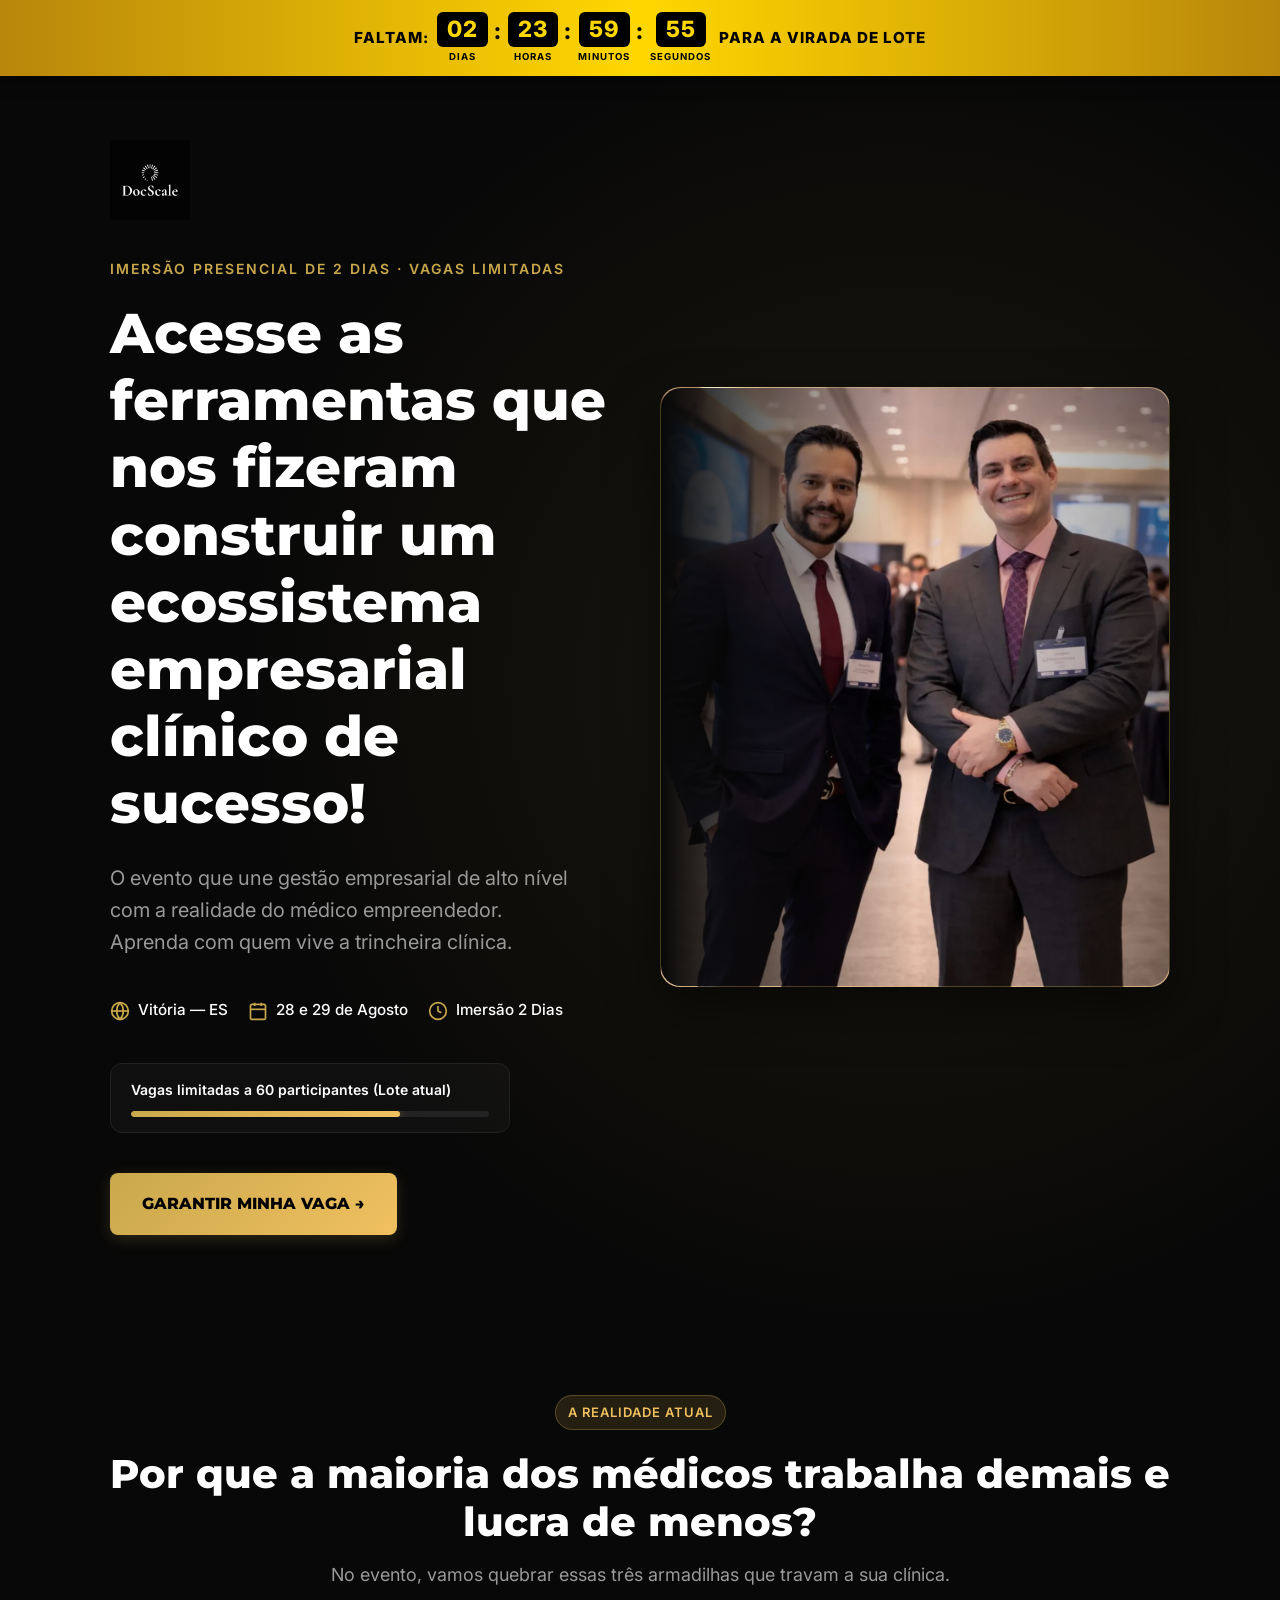
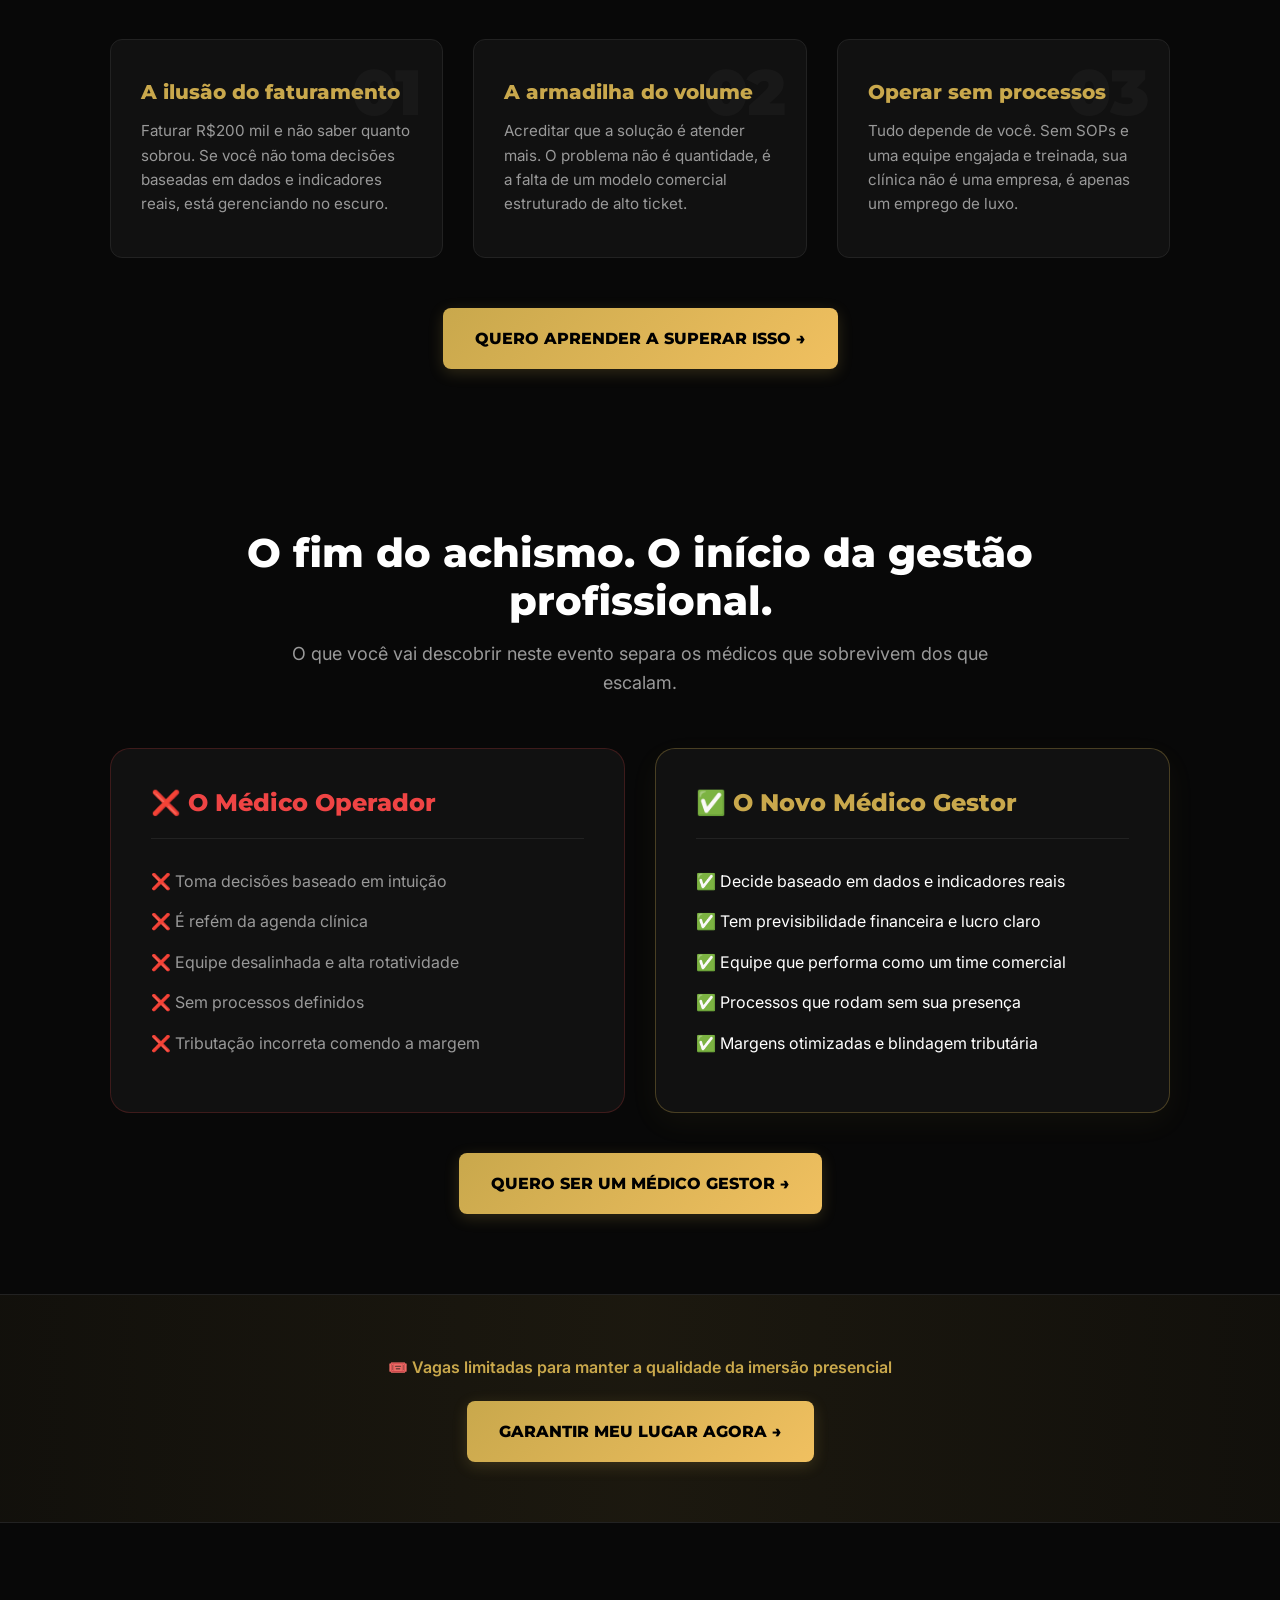
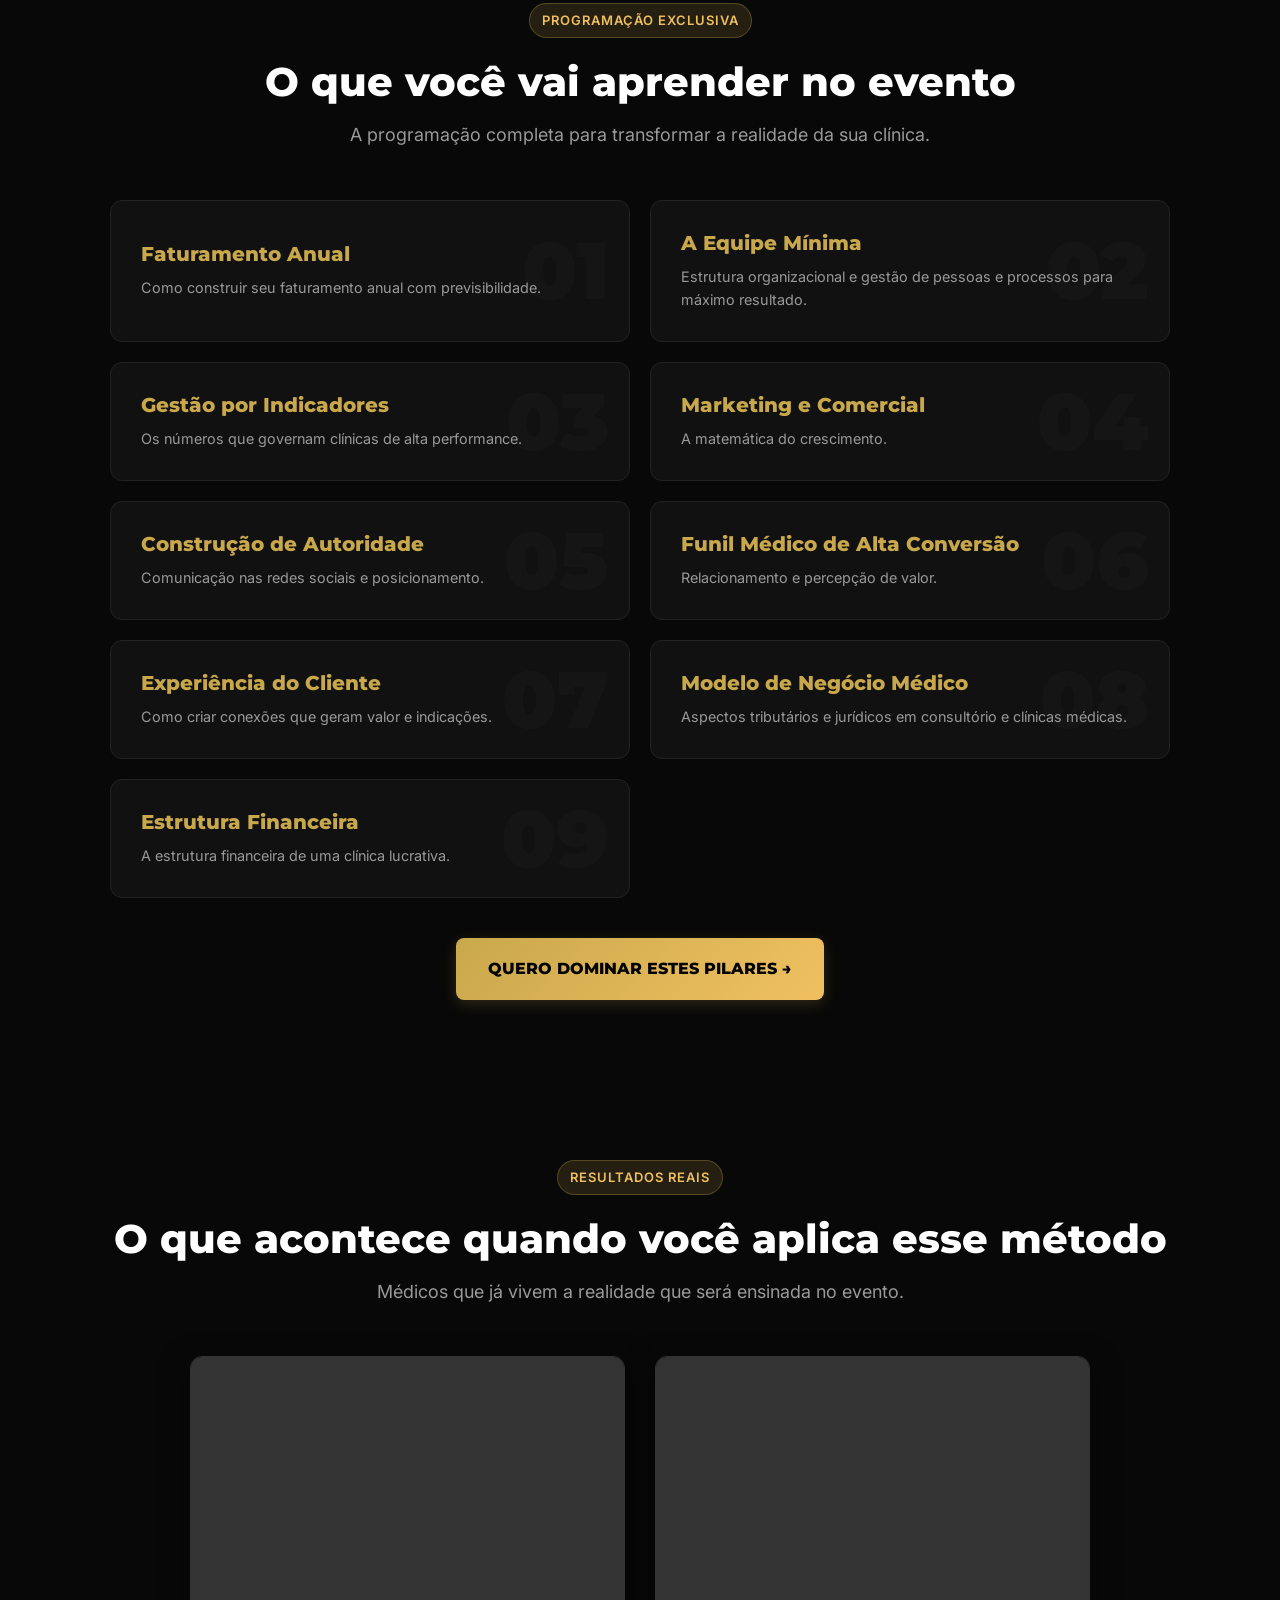
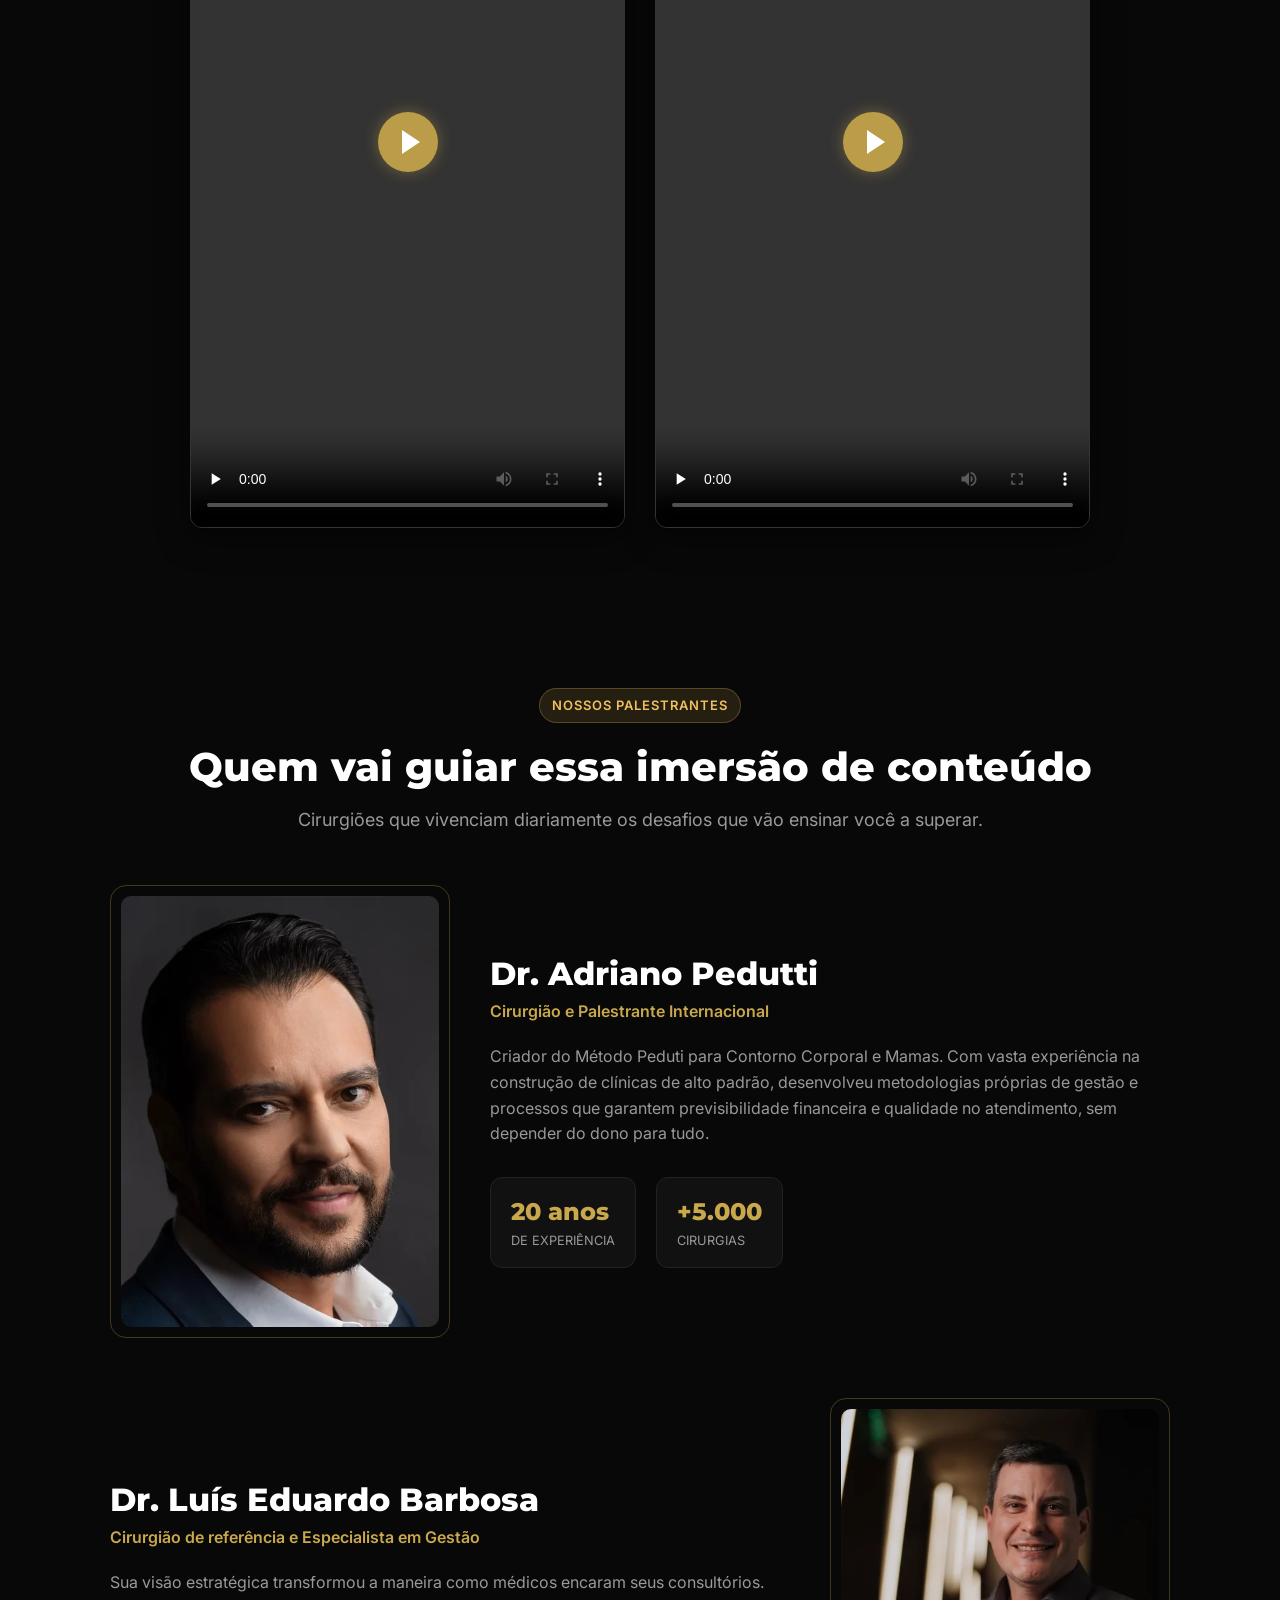
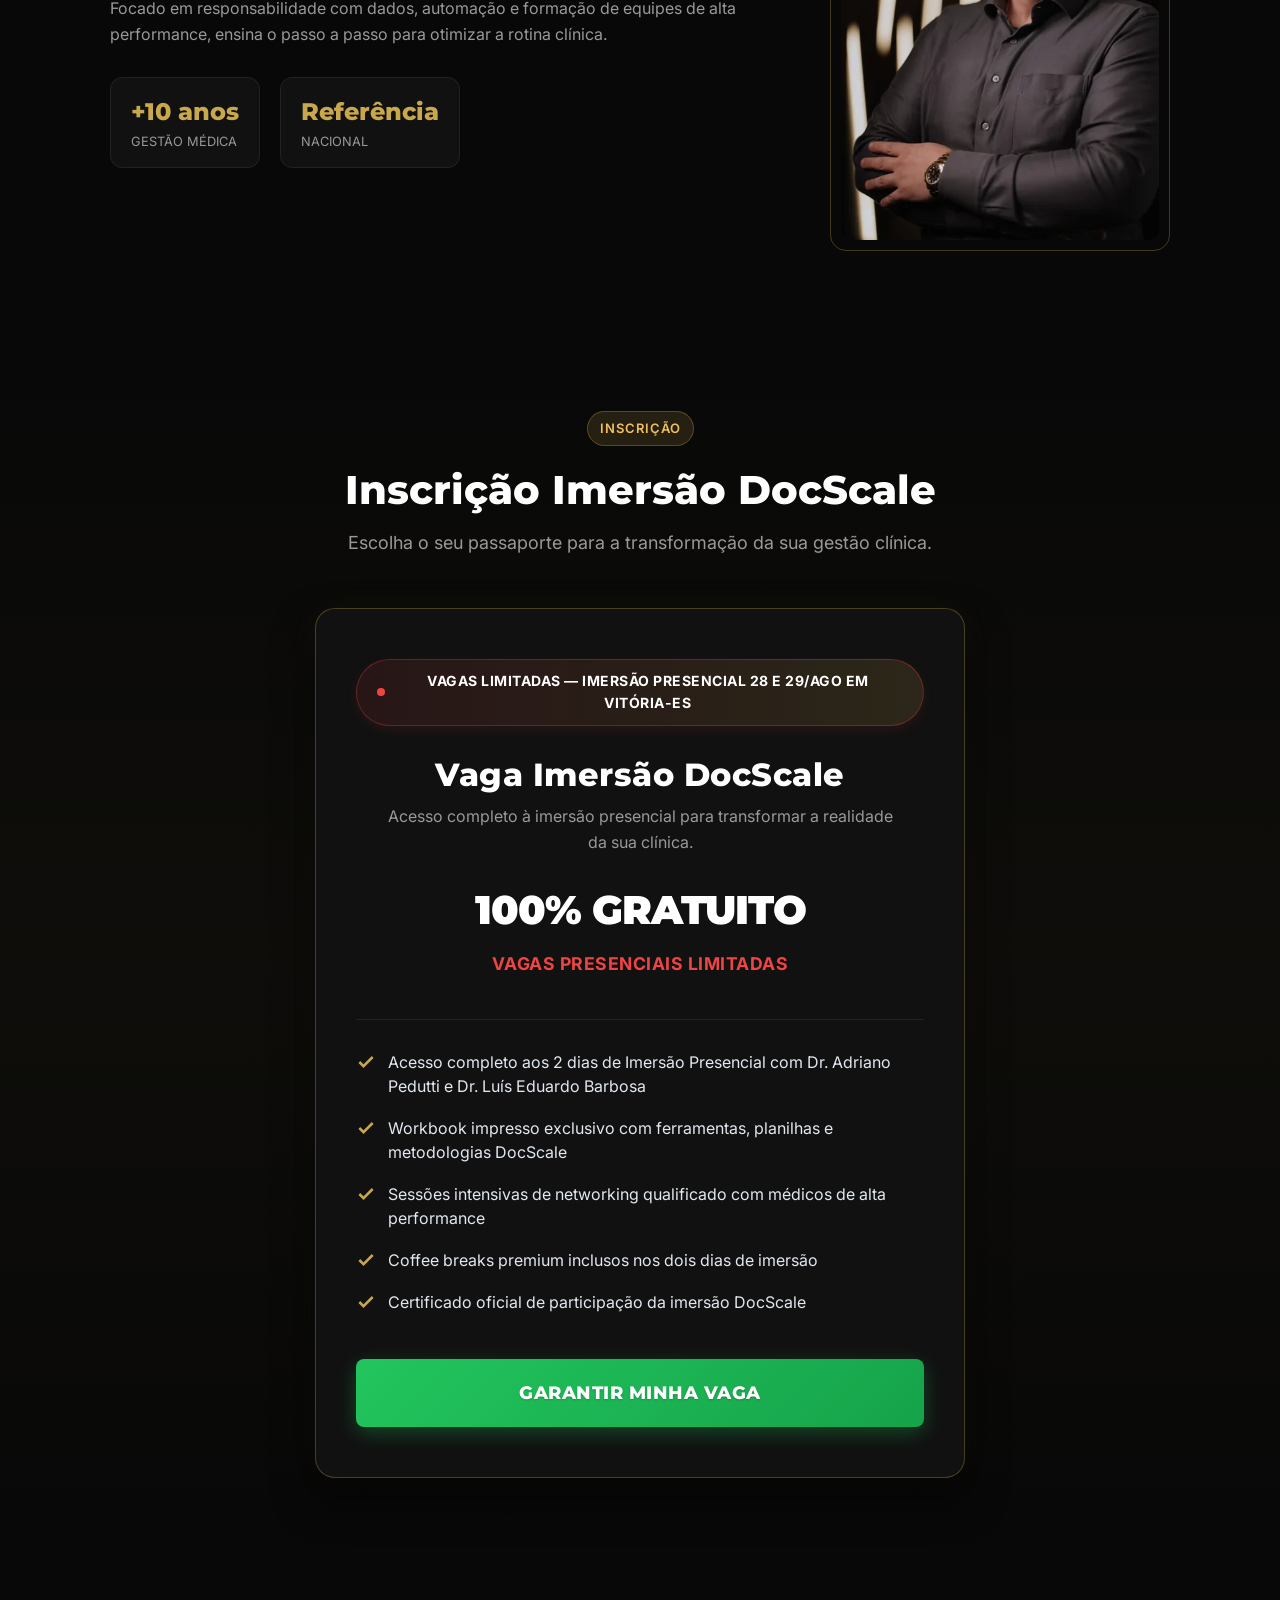
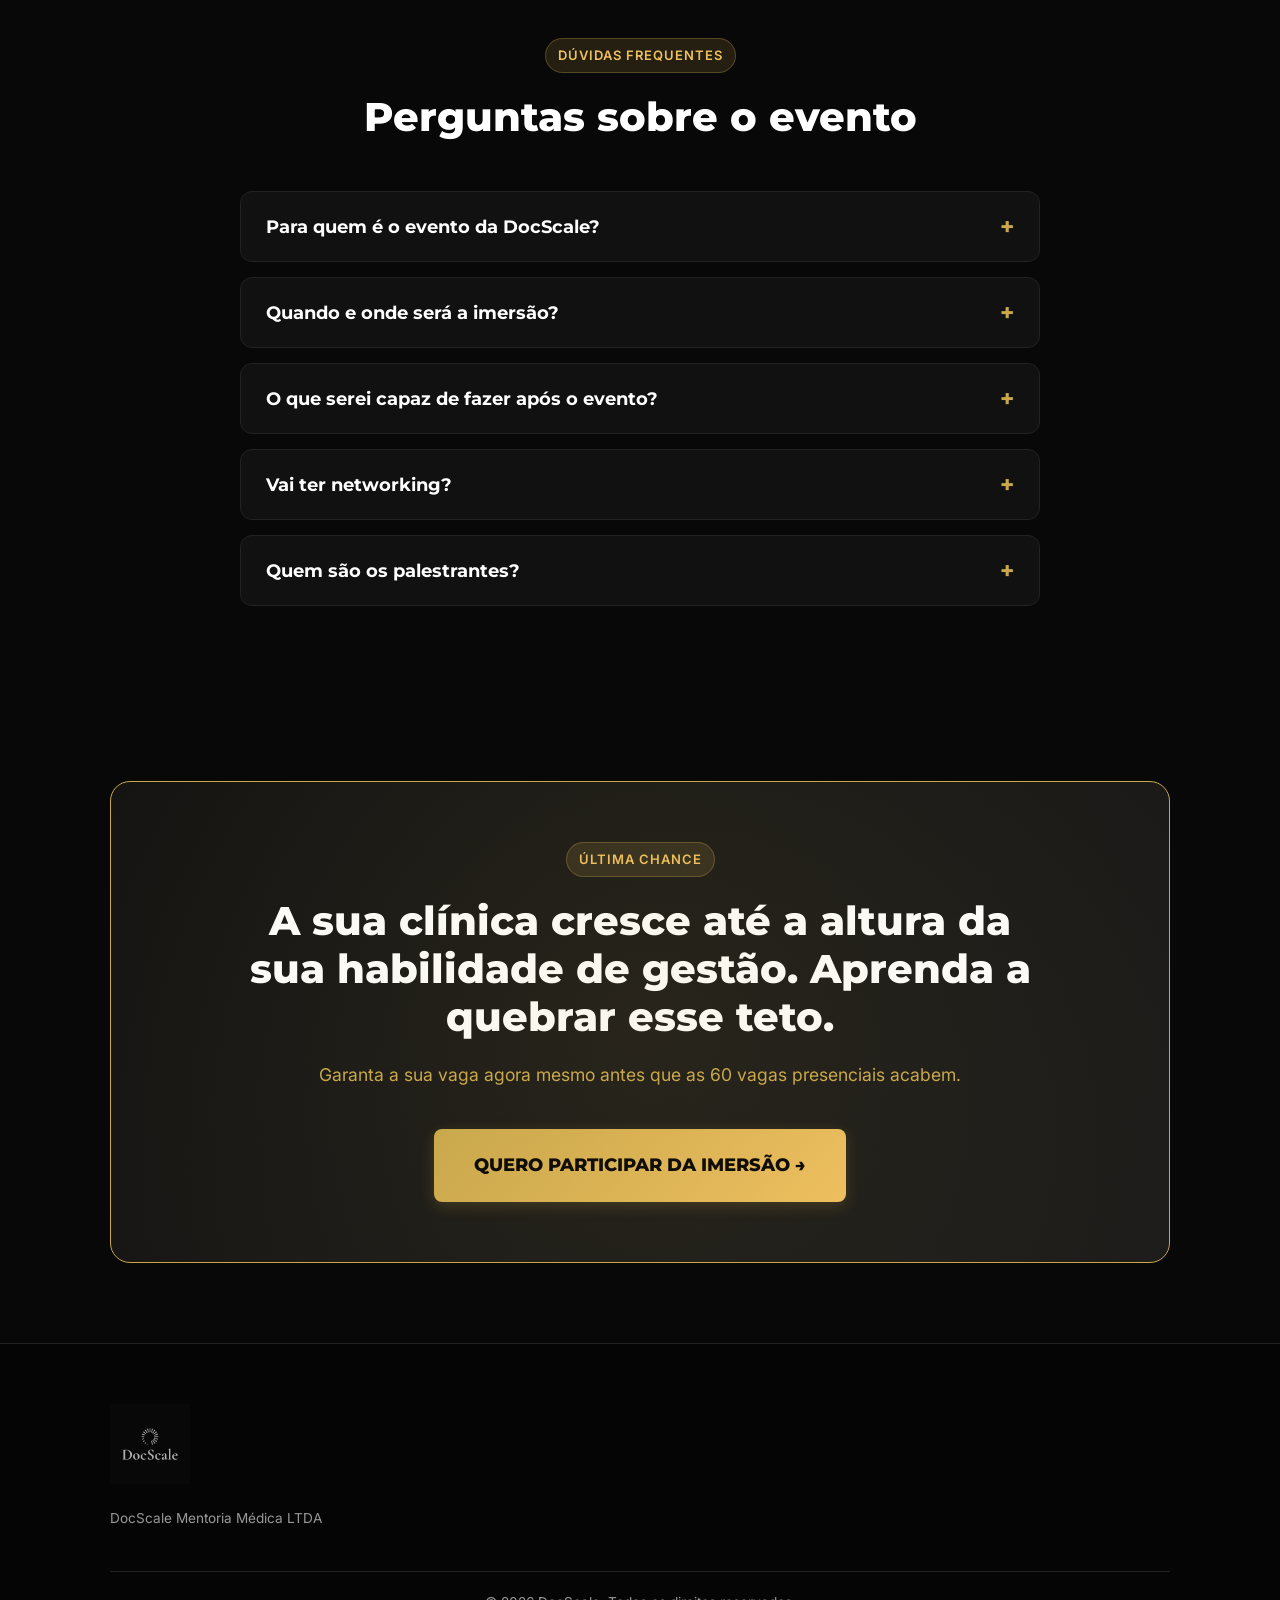
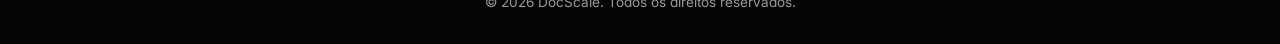
<file: index.html>
<!DOCTYPE html>
<html lang="pt-BR">
<head>
    <meta charset="UTF-8">
    <meta name="viewport" content="width=device-width, initial-scale=1.0">
    <title>DocScale | O Novo Médico Gestor</title>
    <meta name="description" content="Imersão Presencial de 2 Dias para Médicos em Vitória-ES. Acesse as ferramentas que nos fizeram construir um ecossistema empresarial clínico de sucesso!">
    
    <!-- Preconnect to Font Servers -->
    <link rel="preconnect" href="https://fonts.googleapis.com">
    <link rel="preconnect" href="https://fonts.gstatic.com" crossorigin>
    
    <!-- Async Google Fonts Loading -->
    <link rel="preload" href="https://fonts.googleapis.com/css2?family=Inter:wght@400;500;600&family=Montserrat:wght@700;800;900&display=swap" as="style" onload="this.onload=null;this.rel='stylesheet'">
    <noscript>
        <link href="https://fonts.googleapis.com/css2?family=Inter:wght@400;500;600&family=Montserrat:wght@700;800;900&display=swap" rel="stylesheet">
    </noscript>

    <!-- Inline Critical CSS (Above-the-Fold) -->
    <style id="critical-css">
    :root {
        --bg-dark: #080808;
        --bg-card: #111111;
        --gold-primary: #C9A84C;
        --gold-light: #F0C060;
        --gold-gradient: linear-gradient(135deg, #C9A84C 0%, #F0C060 100%);
        --gold-rgba-15: rgba(201, 168, 76, 0.15);
        --gold-rgba-30: rgba(201, 168, 76, 0.3);
        --text-white: #FFFFFF;
        --text-muted: #999999;
        --color-green: #22C55E;
        --color-red: #EF4444;
        --border-radius-btn: 8px;
        --border-radius-card: 12px;
        --border-radius-section: 20px;
        --font-heading: 'Montserrat', sans-serif;
        --font-body: 'Inter', sans-serif;
    }
    * {
        margin: 0;
        padding: 0;
        box-sizing: border-box;
    }
    html {
        scroll-behavior: smooth;
        font-size: 16px;
    }
    body {
        background-color: var(--bg-dark);
        color: var(--text-white);
        font-family: var(--font-body);
        line-height: 1.6;
        overflow-x: hidden;
        position: relative;
        padding-top: 40px;
    }
    .top-banner {
        position: fixed;
        top: 0;
        left: 0;
        width: 100%;
        background: linear-gradient(90deg, #b8860b, #ffd700, #b8860b);
        color: #000;
        padding: 12px 15px;
        font-size: 0.95rem;
        font-weight: 800;
        text-transform: uppercase;
        letter-spacing: 1px;
        z-index: 1000;
        box-shadow: 0 4px 15px rgba(0,0,0,0.5);
        display: flex;
        justify-content: center;
        align-items: center;
        gap: 8px;
    }
    .top-banner span.cd-colon {
        background: transparent;
        color: #000;
        padding: 0;
        font-size: 1.4rem;
        font-weight: 800;
        margin-bottom: 14px;
    }
    .countdown-blocks {
        display: flex;
        flex-direction: row;
        align-items: center;
        justify-content: center;
        gap: 6px;
    }
    .cd-block {
        display: flex;
        flex-direction: column;
        align-items: center;
    }
    .cd-number {
        background: #000;
        color: #ffd700;
        padding: 4px 10px;
        border-radius: 6px;
        font-size: 1.4rem;
        font-weight: 800;
        min-width: 45px;
        text-align: center;
        line-height: 1.2;
    }
    .cd-label {
        font-size: 0.6rem;
        font-weight: 700;
        color: #000;
        margin-top: 2px;
        text-transform: uppercase;
    }
    @media (max-width: 768px) {
        .top-banner {
            flex-direction: row;
            padding: 6px 10px;
            gap: 8px;
        }
        .top-banner .banner-text {
            font-size: 0.75rem;
        }
        .countdown-blocks {
            gap: 4px;
        }
        .cd-number {
            font-size: 1rem;
            padding: 2px 5px;
            min-width: 30px;
            border-radius: 4px;
        }
        .cd-label {
            font-size: 0.45rem;
            margin-top: 1px;
        }
        .top-banner span.cd-colon {
            font-size: 1rem;
            margin-bottom: 8px;
        }
    }
    h1, h2, h3, h4, h5, h6 {
        font-family: var(--font-heading);
        font-weight: 800;
        line-height: 1.2;
    }
    .container {
        max-width: 1100px;
        margin: 0 auto;
        padding: 0 20px;
    }
    section {
        padding: 80px 0;
    }
    @media (max-width: 768px) {
        section {
            padding: 60px 0;
        }
    }
    .cta-button {
        background: var(--gold-gradient);
        color: #000;
        font-family: var(--font-heading);
        font-weight: 800;
        text-transform: uppercase;
        padding: 18px 32px;
        border: none;
        border-radius: var(--border-radius-btn);
        font-size: 1rem;
        cursor: pointer;
        transition: transform 0.3s ease, box-shadow 0.3s ease;
        display: inline-block;
        text-decoration: none;
        box-shadow: 0 4px 15px rgba(201, 168, 76, 0.2);
    }
    .cta-button:hover {
        transform: translateY(-2px);
        box-shadow: 0 8px 25px rgba(201, 168, 76, 0.4);
    }
    .hero-section {
        min-height: 100vh;
        display: flex;
        align-items: center;
        position: relative;
        overflow: hidden;
        padding-top: 100px;
    }
    .hero-section::before {
        content: '';
        position: absolute;
        top: 0; left: 0; width: 100%; height: 100%;
        background: radial-gradient(circle at 70% 50%, rgba(201,168,76,0.1) 0%, transparent 60%);
        z-index: 1;
        pointer-events: none;
    }
    .hero-container {
        display: grid;
        grid-template-columns: 1fr 1fr;
        gap: 40px;
        align-items: center;
        position: relative;
        z-index: 2;
    }
    .logo-img {
        height: auto;
        max-height: 80px;
        width: auto;
        max-width: 250px;
        margin-bottom: 30px;
        mix-blend-mode: screen;
    }
    .eyebrow {
        color: var(--gold-primary);
        font-weight: 600;
        text-transform: uppercase;
        letter-spacing: 2px;
        font-size: 0.875rem;
        margin-bottom: 20px;
    }
    .headline {
        font-size: 3.5rem;
        margin-bottom: 25px;
    }
    .hero-content .subtitle {
        font-size: 1.25rem;
        color: var(--text-muted);
        margin-bottom: 40px;
        max-width: 90%;
    }
    .meta-items {
        display: flex;
        flex-wrap: wrap;
        gap: 20px;
        margin-bottom: 40px;
    }
    .meta-item {
        display: flex;
        align-items: center;
        gap: 8px;
        font-weight: 500;
        font-size: 0.95rem;
    }
    .meta-icon {
        width: 20px;
        height: 20px;
        color: var(--gold-primary);
    }
    .progress-container {
        background: rgba(255,255,255,0.03);
        border: 1px solid #222;
        padding: 15px 20px;
        border-radius: var(--border-radius-card);
        margin-bottom: 40px;
        max-width: 400px;
    }
    .progress-text {
        font-size: 0.875rem;
        font-weight: 600;
        margin-bottom: 10px;
    }
    .progress-bar-bg {
        background: #222;
        height: 6px;
        border-radius: 3px;
        overflow: hidden;
    }
    .progress-bar-fill {
        height: 100%;
        background: var(--gold-gradient);
        border-radius: 3px;
        box-shadow: 0 0 10px rgba(201,168,76,0.5);
        transform-origin: left;
        animation: fillProgress 1.5s cubic-bezier(0.1, 1, 0.1, 1) forwards;
    }
    @keyframes fillProgress {
        from { transform: scaleX(0); }
        to { transform: scaleX(1); }
    }
    .hero-image-area {
        background-position: center 10%;
        background-size: cover;
        background-repeat: no-repeat;
        border-radius: var(--border-radius-section);
        height: 600px;
        position: relative;
        border: 1px solid var(--gold-rgba-30);
        box-shadow: 0 20px 50px rgba(0,0,0,0.5);
    }
    @media (max-width: 768px) {
        .hero-image-area {
            background-image: url('hero-mobile.webp');
        }
    }
    @media (min-width: 769px) {
        .hero-image-area {
            background-image: url('hero-desktop.webp');
        }
    }
    .hero-image-area::after {
        content: '';
        position: absolute;
        inset: 0;
        background: linear-gradient(to right, var(--bg-dark) 0%, transparent 50%, rgba(0,0,0,0.4) 100%);
        border-radius: var(--border-radius-section);
    }
    @media (max-width: 992px) {
        .hero-container {
            grid-template-columns: 1fr;
        }
        .headline { font-size: 2.5rem; }
        .hero-image-area {
            height: 400px;
            margin-bottom: 30px;
        }
        .hero-image-area::after {
            background: linear-gradient(to top, var(--bg-dark) 0%, transparent 100%);
        }
    }
    @media (max-width: 768px) {
        .hero-section {
            padding-top: 70px;
        }
        .headline { font-size: 2rem; }
        .hero-content .subtitle { font-size: 1.05rem; }
        .hero-image-area {
            height: 280px;
            margin-bottom: 20px;
        }
        .meta-items {
            flex-direction: column;
            gap: 12px;
            margin-bottom: 30px;
        }
    }
    </style>

    <!-- Async Non-Critical CSS Loading -->
    <link rel="preload" href="style.css?v=2026072702" as="style" onload="this.onload=null;this.rel='stylesheet'">
    <noscript>
        <link rel="stylesheet" href="style.css?v=2026072702">
    </noscript>

    <!-- Lazy Loaded Third-Party Analytics (GTM & Meta Pixel) -->
    <script>
    (function() {
        var initialized = false;
        function initAnalytics() {
            if (initialized) return;
            initialized = true;
            
            // Google Tag Manager
            (function(w,d,s,l,i){w[l]=w[l]||[];w[l].push({'gtm.start':
            new Date().getTime(),event:'gtm.js'});var f=d.getElementsByTagName(s)[0],
            j=d.createElement(s),dl=l!='dataLayer'?'&l='+l:'';j.async=true;j.src=
            'https://www.googletagmanager.com/gtm.js?id='+i+dl;f.parentNode.insertBefore(j,f);
            })(window,document,'script','dataLayer','GTM-WZ6P4TML');

            // Meta Pixel Code
            !function(f,b,e,v,n,t,s)
            {if(f.fbq)return;n=f.fbq=function(){n.callMethod?
            n.callMethod.apply(n,arguments):n.queue.push(arguments)};
            if(!f._fbq)f._fbq=n;n.push=n;n.loaded=!0;n.version='2.0';
            n.queue=[];t=b.createElement(e);t.async=!0;
            t.src=v;s=b.getElementsByTagName(e)[0];
            s.parentNode.insertBefore(t,s)}(window, document,'script',
            'https://connect.facebook.net/en_US/fbevents.js');
            fbq('init', '1120944751111227');
            fbq('track', 'PageView');
        }

        // Initialize GTM and Pixel after 2.5s or on first user interaction (scroll, click, touch, keydown, mousemove)
        var timer = setTimeout(initAnalytics, 2500);
        var triggerEvents = ['mouseover', 'keydown', 'touchstart', 'scroll', 'click'];
        triggerEvents.forEach(function(event) {
            window.addEventListener(event, function() {
                clearTimeout(timer);
                initAnalytics();
            }, { once: true, passive: true });
        });
    })();
    </script>
</head>
<body>
    <!-- Google Tag Manager (noscript) -->
    <noscript><iframe src="https://www.googletagmanager.com/ns.html?id=GTM-WZ6P4TML"
    height="0" width="0" style="display:none;visibility:hidden"></iframe></noscript>
    <!-- End Google Tag Manager (noscript) -->
    <!-- Top Countdown Banner -->
    <div class="top-banner" id="batch-countdown">
        <span class="banner-text">FALTAM:</span>
        <div class="countdown-blocks">
            <div class="cd-block">
                <div class="cd-number" id="cd-days">--</div>
                <div class="cd-label">DIAS</div>
            </div>
            <span class="cd-colon">:</span>
            <div class="cd-block">
                <div class="cd-number" id="cd-hours">--</div>
                <div class="cd-label">HORAS</div>
            </div>
            <span class="cd-colon">:</span>
            <div class="cd-block">
                <div class="cd-number" id="cd-minutes">--</div>
                <div class="cd-label">MINUTOS</div>
            </div>
            <span class="cd-colon">:</span>
            <div class="cd-block">
                <div class="cd-number" id="cd-seconds">--</div>
                <div class="cd-label">SEGUNDOS</div>
            </div>
        </div>
        <span class="banner-text">PARA A VIRADA DE LOTE</span>
    </div>





    <!-- SEÇÃO 1 — HERO -->
    <section class="hero-section">
        <div class="container hero-container">
            <div class="hero-content fade-up">
                <img src="logo.webp" alt="DocScale Logo" class="logo-img" width="250" height="80">
                <div class="eyebrow">Imersão Presencial de 2 Dias &middot; Vagas Limitadas</div>
                <h1 class="headline">Acesse as ferramentas que nos fizeram construir um ecossistema empresarial clínico de sucesso!</h1>
                <p class="subtitle">O evento que une gestão empresarial de alto nível com a realidade do médico empreendedor. Aprenda com quem vive a trincheira clínica.</p>
                
                <div class="meta-items">
                    <div class="meta-item">
                        <svg class="meta-icon" viewBox="0 0 24 24" fill="none" stroke="currentColor" stroke-width="2"><circle cx="12" cy="12" r="10"/><path d="M12 2a14.5 14.5 0 0 0 0 20 14.5 14.5 0 0 0 0-20"/><path d="M2 12h20"/></svg>
                        Vitória — ES
                    </div>
                    <div class="meta-item">
                        <svg class="meta-icon" viewBox="0 0 24 24" fill="none" stroke="currentColor" stroke-width="2"><rect x="3" y="4" width="18" height="18" rx="2" ry="2"/><line x1="16" y1="2" x2="16" y2="6"/><line x1="8" y1="2" x2="8" y2="6"/><line x1="3" y1="10" x2="21" y2="10"/></svg>
                        28 e 29 de Agosto
                    </div>
                    <div class="meta-item">
                        <svg class="meta-icon" viewBox="0 0 24 24" fill="none" stroke="currentColor" stroke-width="2"><circle cx="12" cy="12" r="10"/><polyline points="12 6 12 12 16 14"/></svg>
                        Imersão 2 Dias
                    </div>
                </div>

                <div class="progress-container">
                    <div class="progress-text">Vagas limitadas a 60 participantes (Lote atual)</div>
                    <div class="progress-bar-bg">
                        <div class="progress-bar-fill" style="width: 75%;"></div>
                    </div>
                </div>

                <a href="#inscricao" class="cta-button">GARANTIR MINHA VAGA &rarr;</a>
            </div>
            <div class="hero-image-area"></div>
        </div>
    </section>

    <!-- SEÇÃO 2 — O PROBLEMA -->
    <section class="problems-section">
        <div class="container fade-up">
            <div class="section-header">
                <span class="tag">A Realidade Atual</span>
                <h2 class="section-title">Por que a maioria dos médicos trabalha demais e lucra de menos?</h2>
                <p class="section-subtitle">No evento, vamos quebrar essas três armadilhas que travam a sua clínica.</p>
            </div>
            
            <div class="problems-grid">
                <div class="problem-card">
                    <div class="card-number">01</div>
                    <h3 class="card-title">A ilusão do faturamento</h3>
                    <p class="card-desc">Faturar R$200 mil e não saber quanto sobrou. Se você não toma decisões baseadas em dados e indicadores reais, está gerenciando no escuro.</p>
                </div>
                <div class="problem-card">
                    <div class="card-number">02</div>
                    <h3 class="card-title">A armadilha do volume</h3>
                    <p class="card-desc">Acreditar que a solução é atender mais. O problema não é quantidade, é a falta de um modelo comercial estruturado de alto ticket.</p>
                </div>
                <div class="problem-card">
                    <div class="card-number">03</div>
                    <h3 class="card-title">Operar sem processos</h3>
                    <p class="card-desc">Tudo depende de você. Sem SOPs e uma equipe engajada e treinada, sua clínica não é uma empresa, é apenas um emprego de luxo.</p>
                </div>
            </div>
            
            <div class="center-btn">
                <a href="#inscricao" class="cta-button">QUERO APRENDER A SUPERAR ISSO &rarr;</a>
            </div>
        </div>
    </section>

    <!-- SEÇÃO 3 — COMPARATIVO -->
    <section class="comparison-section">
        <div class="container fade-up">
            <div class="section-header">
                <h2 class="section-title">O fim do achismo. O início da gestão profissional.</h2>
                <p class="section-subtitle">O que você vai descobrir neste evento separa os médicos que sobrevivem dos que escalam.</p>
            </div>
            
            <div class="comparison-grid">
                <div class="comparison-col red-col">
                    <h3 class="col-title">❌ O Médico Operador</h3>
                    <ul class="col-list">
                        <li>❌ Toma decisões baseado em intuição</li>
                        <li>❌ É refém da agenda clínica</li>
                        <li>❌ Equipe desalinhada e alta rotatividade</li>
                        <li>❌ Sem processos definidos</li>
                        <li>❌ Tributação incorreta comendo a margem</li>
                    </ul>
                </div>
                
                <div class="comparison-col gold-col">
                    <h3 class="col-title">✅ O Novo Médico Gestor</h3>
                    <ul class="col-list">
                        <li>✅ Decide baseado em dados e indicadores reais</li>
                        <li>✅ Tem previsibilidade financeira e lucro claro</li>
                        <li>✅ Equipe que performa como um time comercial</li>
                        <li>✅ Processos que rodam sem sua presença</li>
                        <li>✅ Margens otimizadas e blindagem tributária</li>
                    </ul>
                </div>
            </div>
            
            <div class="center-btn mt-40">
                <a href="#inscricao" class="cta-button">QUERO SER UM MÉDICO GESTOR &rarr;</a>
            </div>
        </div>
    </section>

    <!-- CTA INTERMEDIÁRIO -->
    <section class="intermediate-cta">
        <div class="container text-center fade-up">
            <p class="cta-guarantee">🎟️ Vagas limitadas para manter a qualidade da imersão presencial</p>
            <a href="#inscricao" class="cta-button">GARANTIR MEU LUGAR AGORA &rarr;</a>
        </div>
    </section>

    <!-- SEÇÃO 4 — O QUE VOCÊ VAI APRENDER -->
    <section class="modules-section">
        <div class="container fade-up">
            <div class="section-header">
                <span class="tag">Programação Exclusiva</span>
                <h2 class="section-title">O que você vai aprender no evento</h2>
                <p class="section-subtitle">A programação completa para transformar a realidade da sua clínica.</p>
            </div>
            
            <div class="modules-grid">
                <div class="module-card">
                    <div class="mod-number">01</div>
                    <h3 class="mod-title">Faturamento Anual</h3>
                    <p class="mod-desc">Como construir seu faturamento anual com previsibilidade.</p>
                </div>
                <div class="module-card">
                    <div class="mod-number">02</div>
                    <h3 class="mod-title">A Equipe Mínima</h3>
                    <p class="mod-desc">Estrutura organizacional e gestão de pessoas e processos para máximo resultado.</p>
                </div>
                <div class="module-card">
                    <div class="mod-number">03</div>
                    <h3 class="mod-title">Gestão por Indicadores</h3>
                    <p class="mod-desc">Os números que governam clínicas de alta performance.</p>
                </div>
                <div class="module-card">
                    <div class="mod-number">04</div>
                    <h3 class="mod-title">Marketing e Comercial</h3>
                    <p class="mod-desc">A matemática do crescimento.</p>
                </div>
                <div class="module-card">
                    <div class="mod-number">05</div>
                    <h3 class="mod-title">Construção de Autoridade</h3>
                    <p class="mod-desc">Comunicação nas redes sociais e posicionamento.</p>
                </div>
                <div class="module-card">
                    <div class="mod-number">06</div>
                    <h3 class="mod-title">Funil Médico de Alta Conversão</h3>
                    <p class="mod-desc">Relacionamento e percepção de valor.</p>
                </div>
                <div class="module-card">
                    <div class="mod-number">07</div>
                    <h3 class="mod-title">Experiência do Cliente</h3>
                    <p class="mod-desc">Como criar conexões que geram valor e indicações.</p>
                </div>
                <div class="module-card">
                    <div class="mod-number">08</div>
                    <h3 class="mod-title">Modelo de Negócio Médico</h3>
                    <p class="mod-desc">Aspectos tributários e jurídicos em consultório e clínicas médicas.</p>
                </div>
                <div class="module-card">
                    <div class="mod-number">09</div>
                    <h3 class="mod-title">Estrutura Financeira</h3>
                    <p class="mod-desc">A estrutura financeira de uma clínica lucrativa.</p>
                </div>
            </div>
            
            <div class="center-btn mt-40">
                <a href="#inscricao" class="cta-button">QUERO DOMINAR ESTES PILARES &rarr;</a>
            </div>
        </div>
    </section>

    <!-- SEÇÃO 5 — PROVA SOCIAL -->
    <section class="testimonials" id="depoimentos">
        <div class="container">
            <div class="section-header">
                <span class="tag">Resultados Reais</span>
                <h2 class="section-title">O que acontece quando você aplica esse método</h2>
                <p class="section-subtitle">Médicos que já vivem a realidade que será ensinada no evento.</p>
            </div>
            
            <div class="testimonials-grid prints-grid">
                <div class="print-card">
                    <div class="video-wrapper">
                        <video src="depoimentos.MOV#t=0.001" controls playsinline preload="none" class="print-img video-test"></video>
                        <div class="custom-play-btn"><div class="play-icon"></div></div>
                    </div>
                </div>
                <div class="print-card">
                    <div class="video-wrapper">
                        <video src="depoimentos2.MOV#t=0.001" controls playsinline preload="none" class="print-img video-test"></video>
                        <div class="custom-play-btn"><div class="play-icon"></div></div>
                    </div>
                </div>
            </div>
        </div>
    </section>

    <!-- SEÇÃO 6 — SOBRE OS PALESTRANTES -->
    <section class="mentors-section">
        <div class="container fade-up">
            <div class="section-header">
                <span class="tag">Nossos Palestrantes</span>
                <h2 class="section-title">Quem vai guiar essa imersão de conteúdo</h2>
                <p class="section-subtitle">Cirurgiões que vivenciam diariamente os desafios que vão ensinar você a superar.</p>
            </div>
            
            <div class="mentors-container">
                <div class="mentor-row">
                    <div class="mentor-photo-wrapper">
                        <div class="mentor-photo photo-1"></div>
                    </div>
                    <div class="mentor-info">
                        <h3 class="mentor-name">Dr. Adriano Pedutti</h3>
                        <p class="mentor-title-role">Cirurgião e Palestrante Internacional</p>
                        <p class="mentor-bio">Criador do Método Peduti para Contorno Corporal e Mamas. Com vasta experiência na construção de clínicas de alto padrão, desenvolveu metodologias próprias de gestão e processos que garantem previsibilidade financeira e qualidade no atendimento, sem depender do dono para tudo.</p>
                        <div class="mentor-stats">
                            <div class="stat-card">
                                <span class="stat-val">20 anos</span>
                                <span class="stat-label">de Experiência</span>
                            </div>
                            <div class="stat-card">
                                <span class="stat-val">+5.000</span>
                                <span class="stat-label">Cirurgias</span>
                            </div>
                        </div>
                    </div>
                </div>

                <div class="mentor-row reverse-row">
                    <div class="mentor-photo-wrapper">
                        <div class="mentor-photo photo-2"></div>
                    </div>
                    <div class="mentor-info">
                        <h3 class="mentor-name">Dr. Luís Eduardo Barbosa</h3>
                        <p class="mentor-title-role">Cirurgião de referência e Especialista em Gestão</p>
                        <p class="mentor-bio">Sua visão estratégica transformou a maneira como médicos encaram seus consultórios. Focado em responsabilidade com dados, automação e formação de equipes de alta performance, ensina o passo a passo para otimizar a rotina clínica.</p>
                        <div class="mentor-stats">
                            <div class="stat-card">
                                <span class="stat-val">+10 anos</span>
                                <span class="stat-label">Gestão Médica</span>
                            </div>
                            <div class="stat-card">
                                <span class="stat-val">Referência</span>
                                <span class="stat-label">Nacional</span>
                            </div>
                        </div>
                    </div>
                </div>
            </div>
        </div>
    </section>

    <!-- SEÇÃO 7 — PREÇOS -->
    <section class="pricing-section" id="inscricao">
        <div class="container fade-up">
            <div class="section-header">
                <span class="tag">Inscrição</span>
                <h2 class="section-title">Inscrição Imersão DocScale</h2>
                <p class="section-subtitle">Escolha o seu passaporte para a transformação da sua gestão clínica.</p>
            </div>
            
            <div class="pricing-container">
                <div class="pricing-card">
                    <!-- Urgency Tag -->
                    <div class="urgency-badge">
                        <span class="pulse-dot"></span>
                        Vagas limitadas — Imersão presencial 28 e 29/ago em Vitória-ES
                    </div>
                    
                    <h3 class="ticket-name">Vaga Imersão DocScale</h3>
                    
                    <p class="ticket-description">Acesso completo à imersão presencial para transformar a realidade da sua clínica.</p>
                    
                    <!-- Pricing Info -->
                    <div class="price-box" style="margin: 20px 0;">
                        <span class="price-value" style="font-size: 2.5rem;">100% GRATUITO</span>
                    </div>
                    <p class="scarcity-text">Vagas presenciais limitadas</p>
                    
                    <!-- Inclusions List -->
                    <ul class="inclusions-list">
                        <li>
                            <svg class="check-icon" viewBox="0 0 24 24" fill="none" stroke="currentColor" stroke-width="3">
                                <polyline points="20 6 9 17 4 12"></polyline>
                            </svg>
                            <span>Acesso completo aos 2 dias de Imersão Presencial com Dr. Adriano Pedutti e Dr. Luís Eduardo Barbosa</span>
                        </li>
                        <li>
                            <svg class="check-icon" viewBox="0 0 24 24" fill="none" stroke="currentColor" stroke-width="3">
                                <polyline points="20 6 9 17 4 12"></polyline>
                            </svg>
                            <span>Workbook impresso exclusivo com ferramentas, planilhas e metodologias DocScale</span>
                        </li>
                        <li>
                            <svg class="check-icon" viewBox="0 0 24 24" fill="none" stroke="currentColor" stroke-width="3">
                                <polyline points="20 6 9 17 4 12"></polyline>
                            </svg>
                            <span>Sessões intensivas de networking qualificado com médicos de alta performance</span>
                        </li>
                        <li>
                            <svg class="check-icon" viewBox="0 0 24 24" fill="none" stroke="currentColor" stroke-width="3">
                                <polyline points="20 6 9 17 4 12"></polyline>
                            </svg>
                            <span>Coffee breaks premium inclusos nos dois dias de imersão</span>
                        </li>
                        <li>
                            <svg class="check-icon" viewBox="0 0 24 24" fill="none" stroke="currentColor" stroke-width="3">
                                <polyline points="20 6 9 17 4 12"></polyline>
                            </svg>
                            <span>Certificado oficial de participação da imersão DocScale</span>
                        </li>
                    </ul>
                    
                    <!-- CTA Button -->
                    <a href="https://docs.google.com/forms/d/e/1FAIpQLSeyPVkzXWZXguKYmRKNeJ_3U300uxNzBwGm79vuzyJNLr3QXw/viewform?usp=publish-editor" target="_blank" class="cta-button green-cta">GARANTIR MINHA VAGA</a>
                </div>
            </div>
        </div>
    </section>

    <!-- SEÇÃO 8 — FAQ -->
    <section class="faq-section">
        <div class="container fade-up">
            <div class="section-header">
                <span class="tag">Dúvidas Frequentes</span>
                <h2 class="section-title">Perguntas sobre o evento</h2>
            </div>
            
            <div class="faq-accordion">
                <div class="faq-item">
                    <button class="faq-question">
                        Para quem é o evento da DocScale?
                        <span class="faq-icon">+</span>
                    </button>
                    <div class="faq-answer">
                        <p>Para médicos com 35+ anos que possuem consultório ou clínica própria e querem melhorar faturamento, aumentar ticket, ter mais tempo de qualidade e escalar.</p>
                    </div>
                </div>
                <div class="faq-item">
                    <button class="faq-question">
                        Quando e onde será a imersão?
                        <span class="faq-icon">+</span>
                    </button>
                    <div class="faq-answer">
                        <p>A imersão será realizada presencialmente nos dias 28 e 29 de Agosto de 2026 (sexta-feira e sábado), na cidade de Vitória — ES.</p>
                    </div>
                </div>
                <div class="faq-item">
                    <button class="faq-question">
                        O que serei capaz de fazer após o evento?
                        <span class="faq-icon">+</span>
                    </button>
                    <div class="faq-answer">
                        <p>Você entenderá como aplicar o foco em gestão completa, dominando os 5 pilares fundamentais (comercial, processos, pessoas, financeiro e tributário).</p>
                    </div>
                </div>
                <div class="faq-item">
                    <button class="faq-question">
                        Vai ter networking?
                        <span class="faq-icon">+</span>
                    </button>
                    <div class="faq-answer">
                        <p>Sim! "Comunidade como Força" é um dos nossos valores. Focamos em networking de alto nível, troca de experiências, união e suporte mútuo.</p>
                    </div>
                </div>
                <div class="faq-item">
                    <button class="faq-question">
                        Quem são os palestrantes?
                        <span class="faq-icon">+</span>
                    </button>
                    <div class="faq-answer">
                        <p>Dr. Adriano Pedutti e Dr. Luís Eduardo Barbosa, dois cirurgiões de referência nacional com clínicas consolidadas e muita experiência de trincheira.</p>
                    </div>
                </div>
            </div>
        </div>
    </section>

    <!-- SEÇÃO 9 — CTA FINAL -->
    <section class="final-cta-section">
        <div class="container fade-up">
            <div class="final-cta-card">
                <span class="tag">Última Chance</span>
                <h2 class="cta-title">A sua clínica cresce até a altura da sua habilidade de gestão. Aprenda a quebrar esse teto.</h2>
                <p class="cta-urgency">Garanta a sua vaga agora mesmo antes que as 60 vagas presenciais acabem.</p>
                
                <a href="#inscricao" class="cta-button large-cta">QUERO PARTICIPAR DA IMERSÃO &rarr;</a>
            </div>
        </div>
    </section>

    <!-- SEÇÃO 10 — FOOTER -->
    <footer class="site-footer">
        <div class="container">
            <div class="footer-content">
                <div class="footer-brand">
                    <img src="logo.webp" alt="DocScale Logo" class="logo-img footer-logo" width="250" height="80">
                    <p class="company-data">DocScale Mentoria Médica LTDA</p>
                </div>
                <!-- Removido links adicionais conforme solicitacao -->
            </div>
            
            <div class="footer-bottom">
                <p class="copyright">&copy; 2026 DocScale. Todos os direitos reservados.</p>
            </div>
        </div>
    </footer>

    <!-- Sticky CTA Mobile -->
    <div class="sticky-cta-mobile">
        <a href="#inscricao" class="cta-button">GARANTIR MINHA VAGA</a>
    </div>

    <script src="script.js?v=2026072702" defer></script>
</body>
</html>
</file>
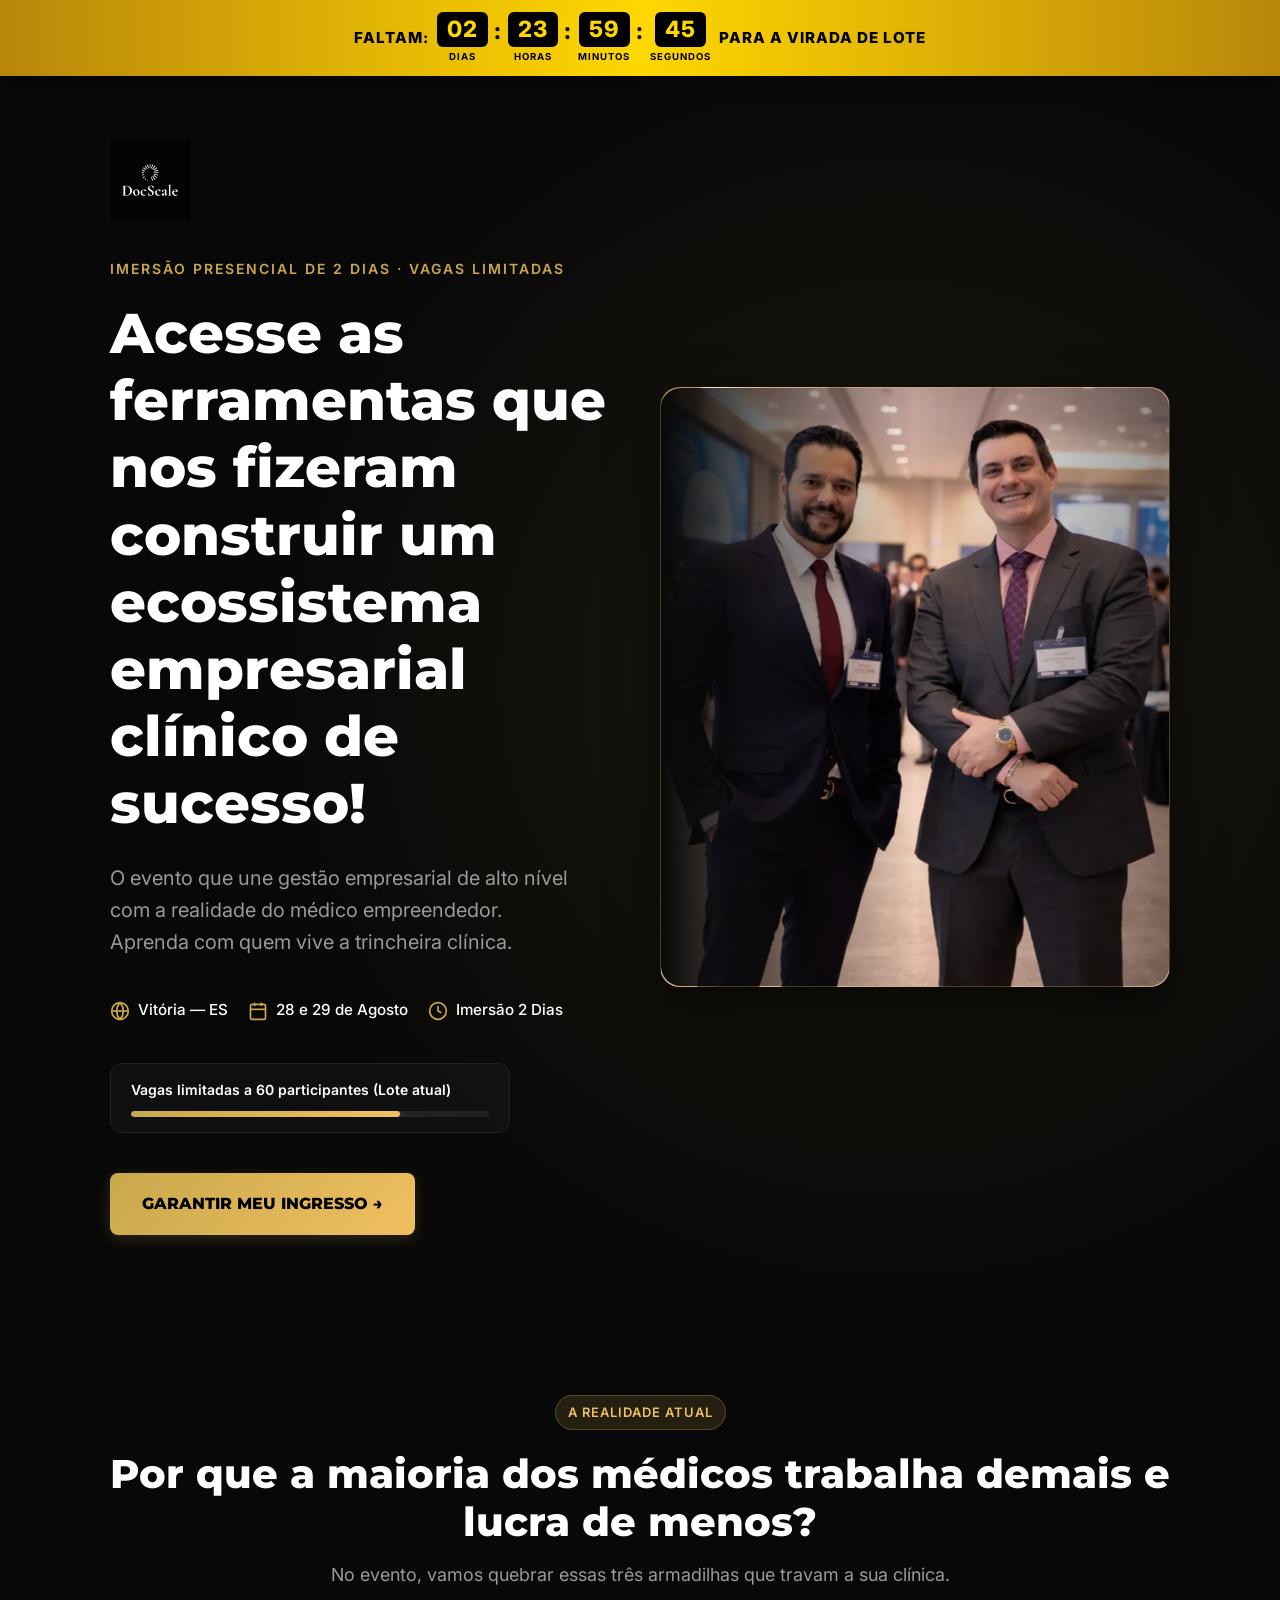
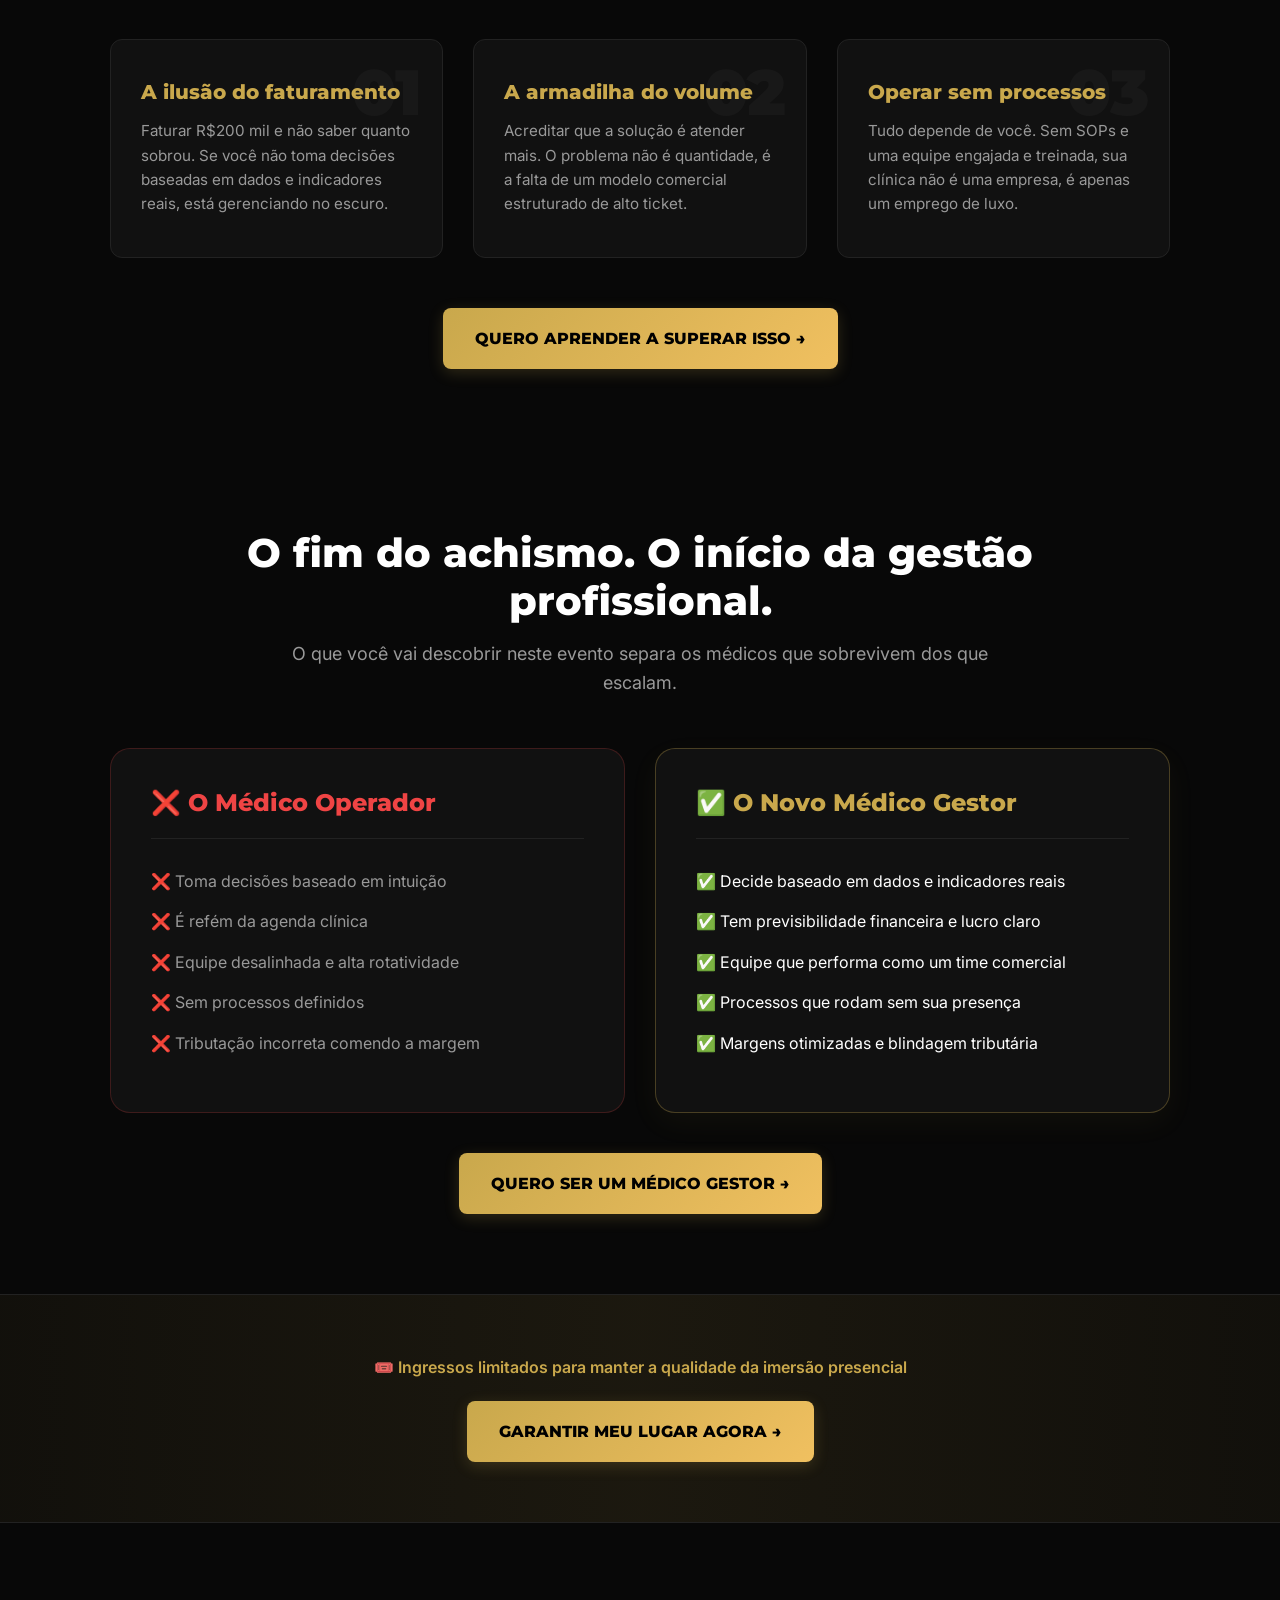
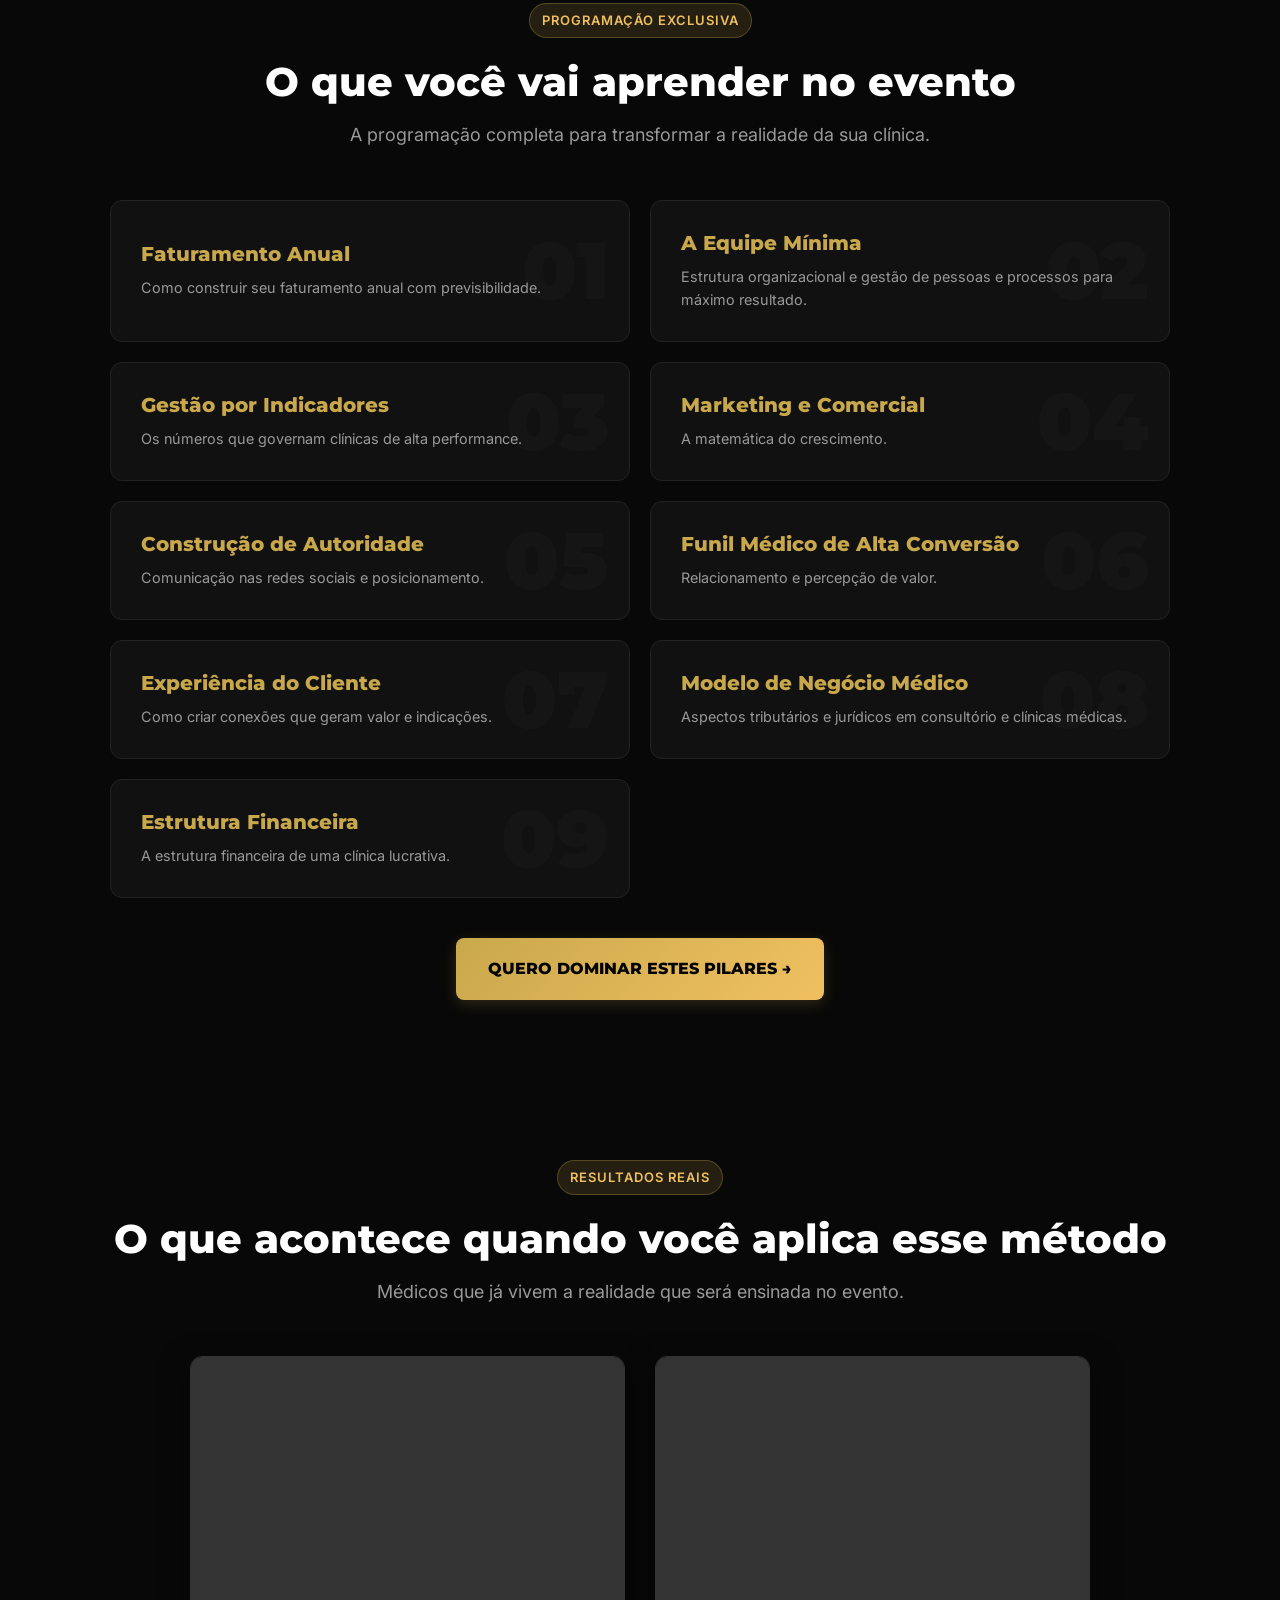
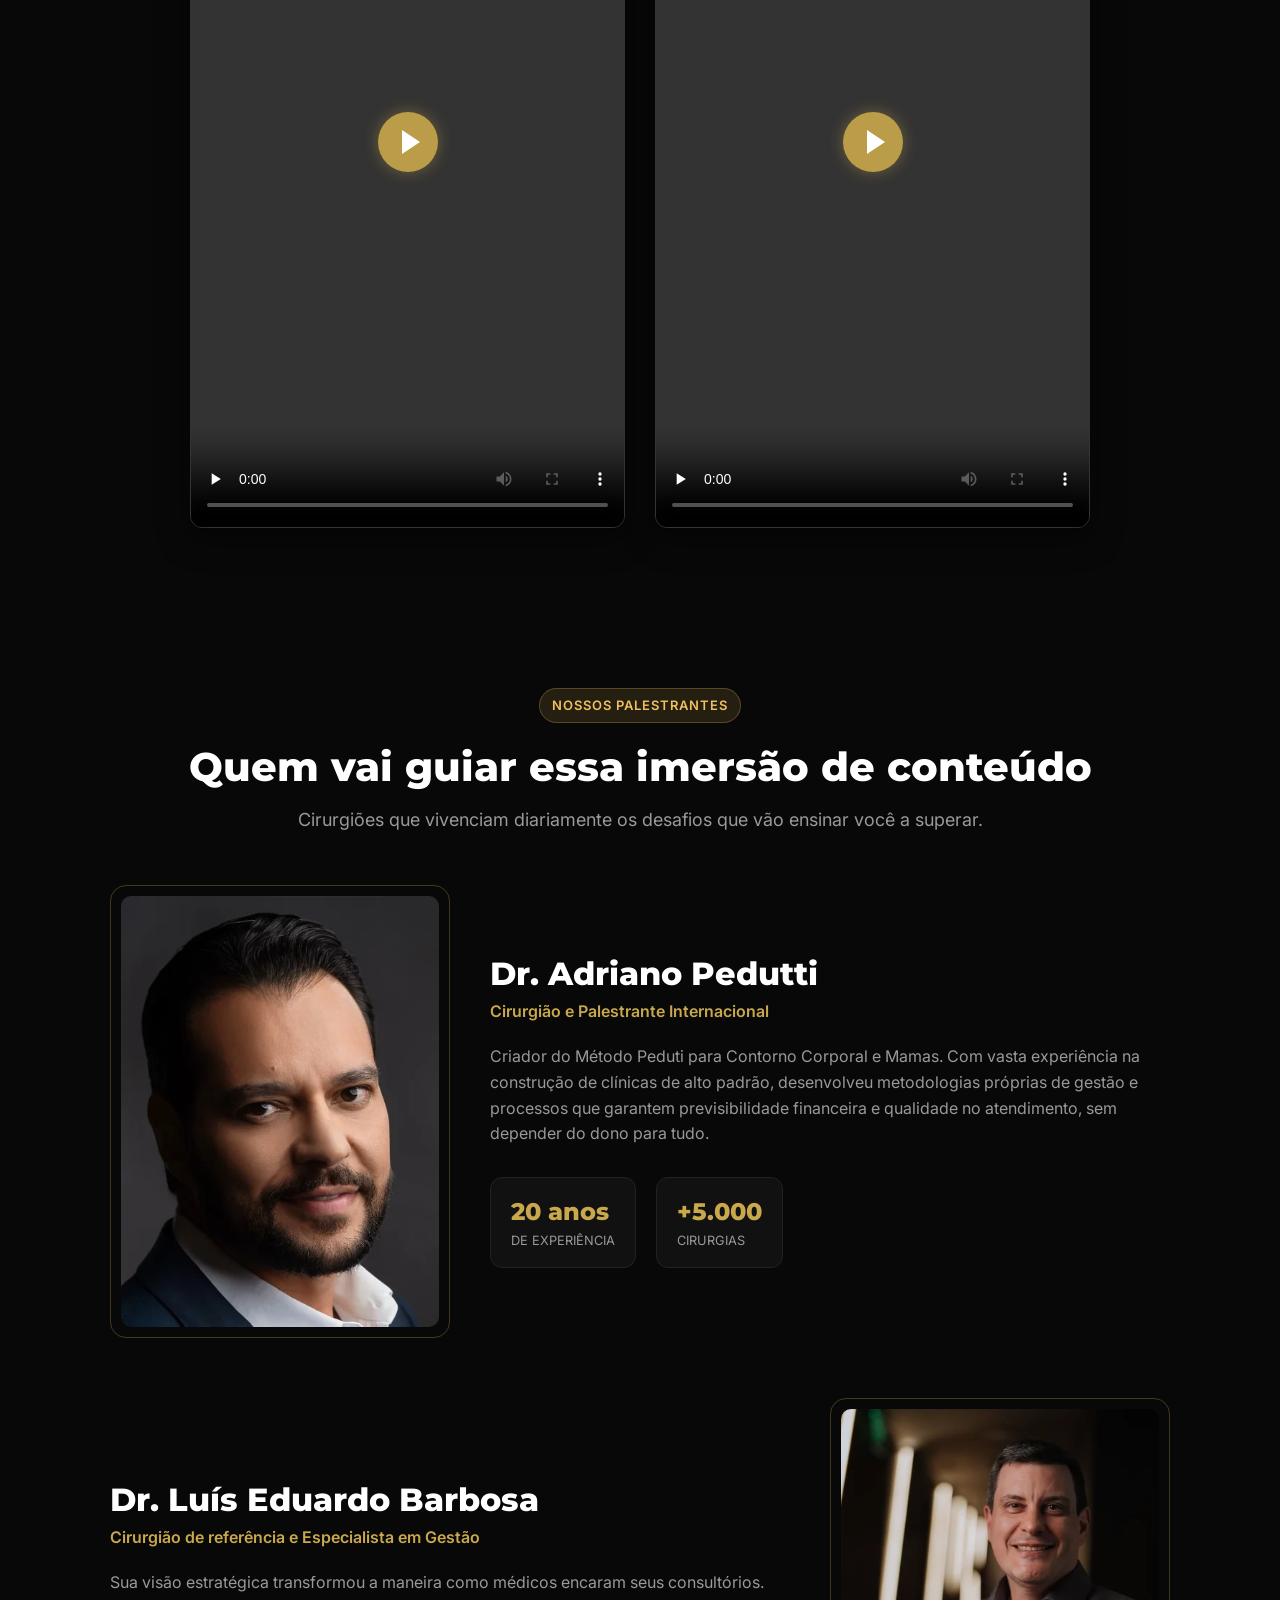
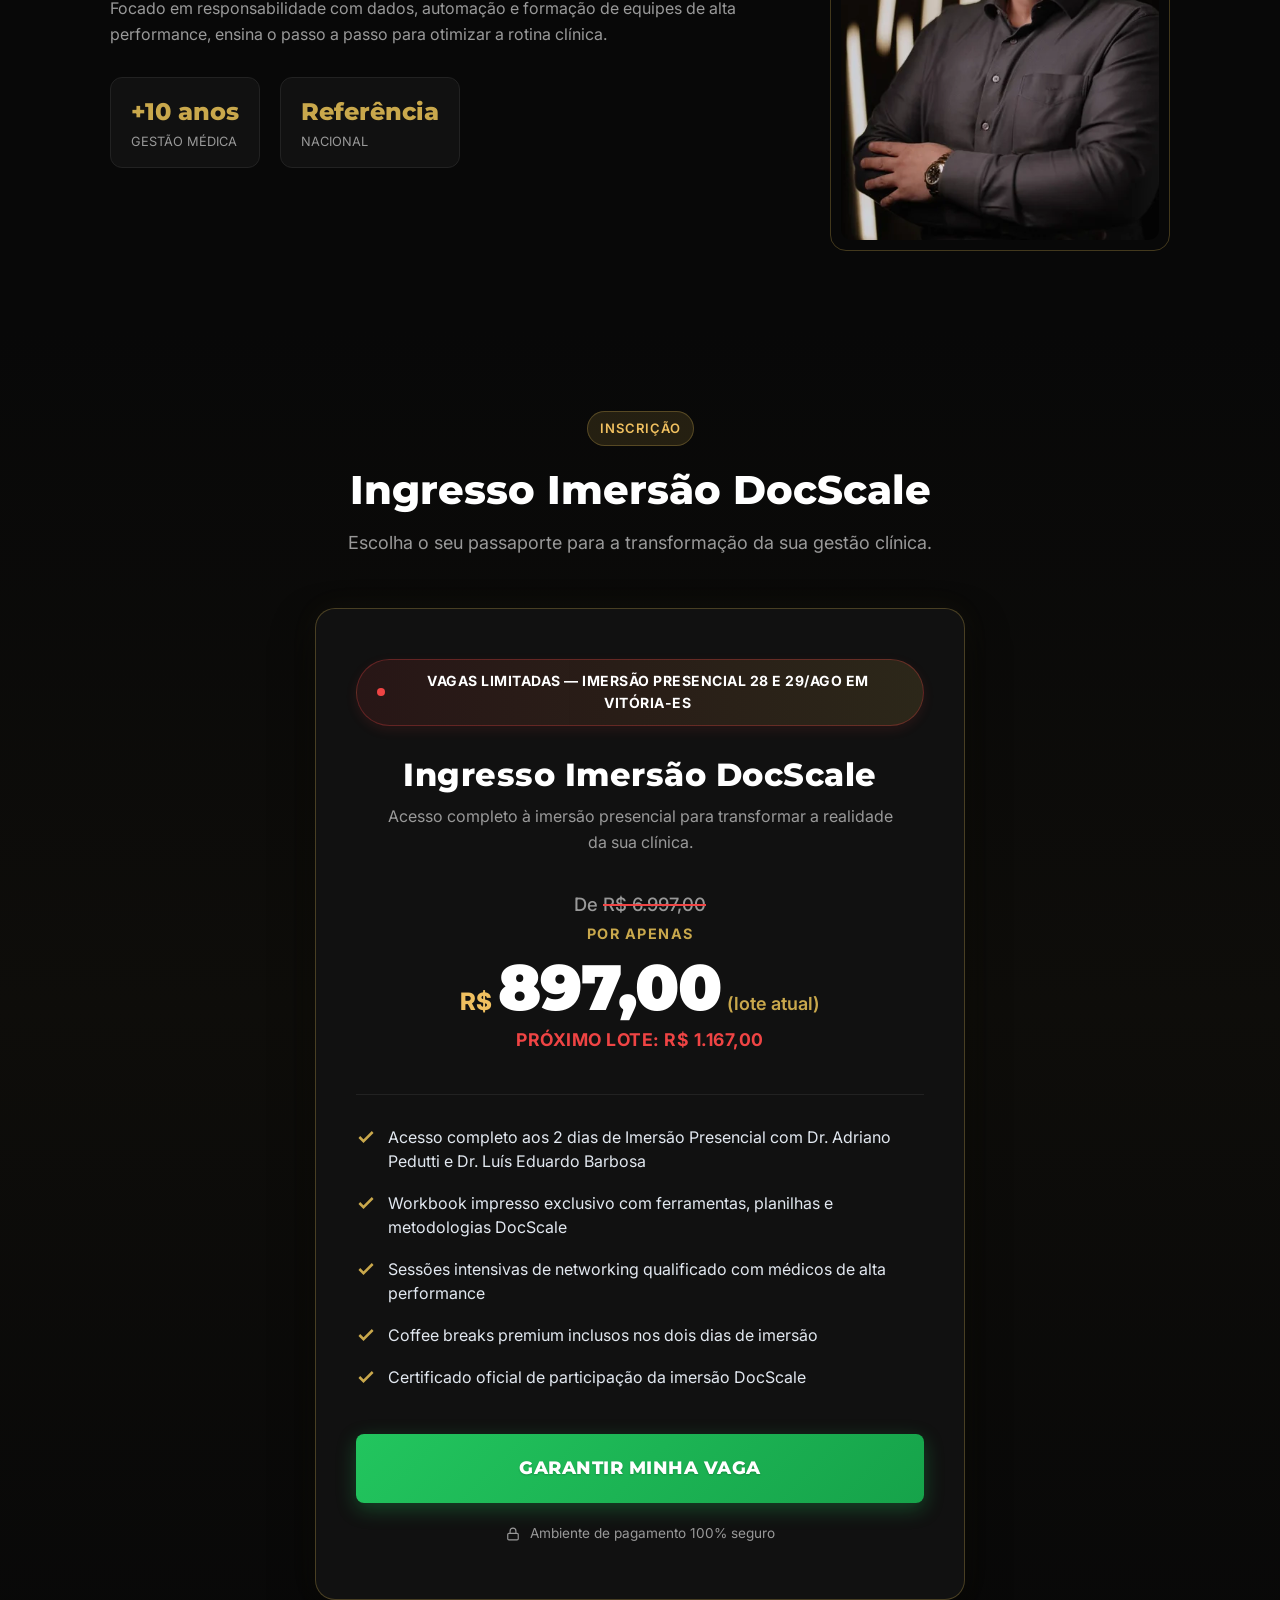
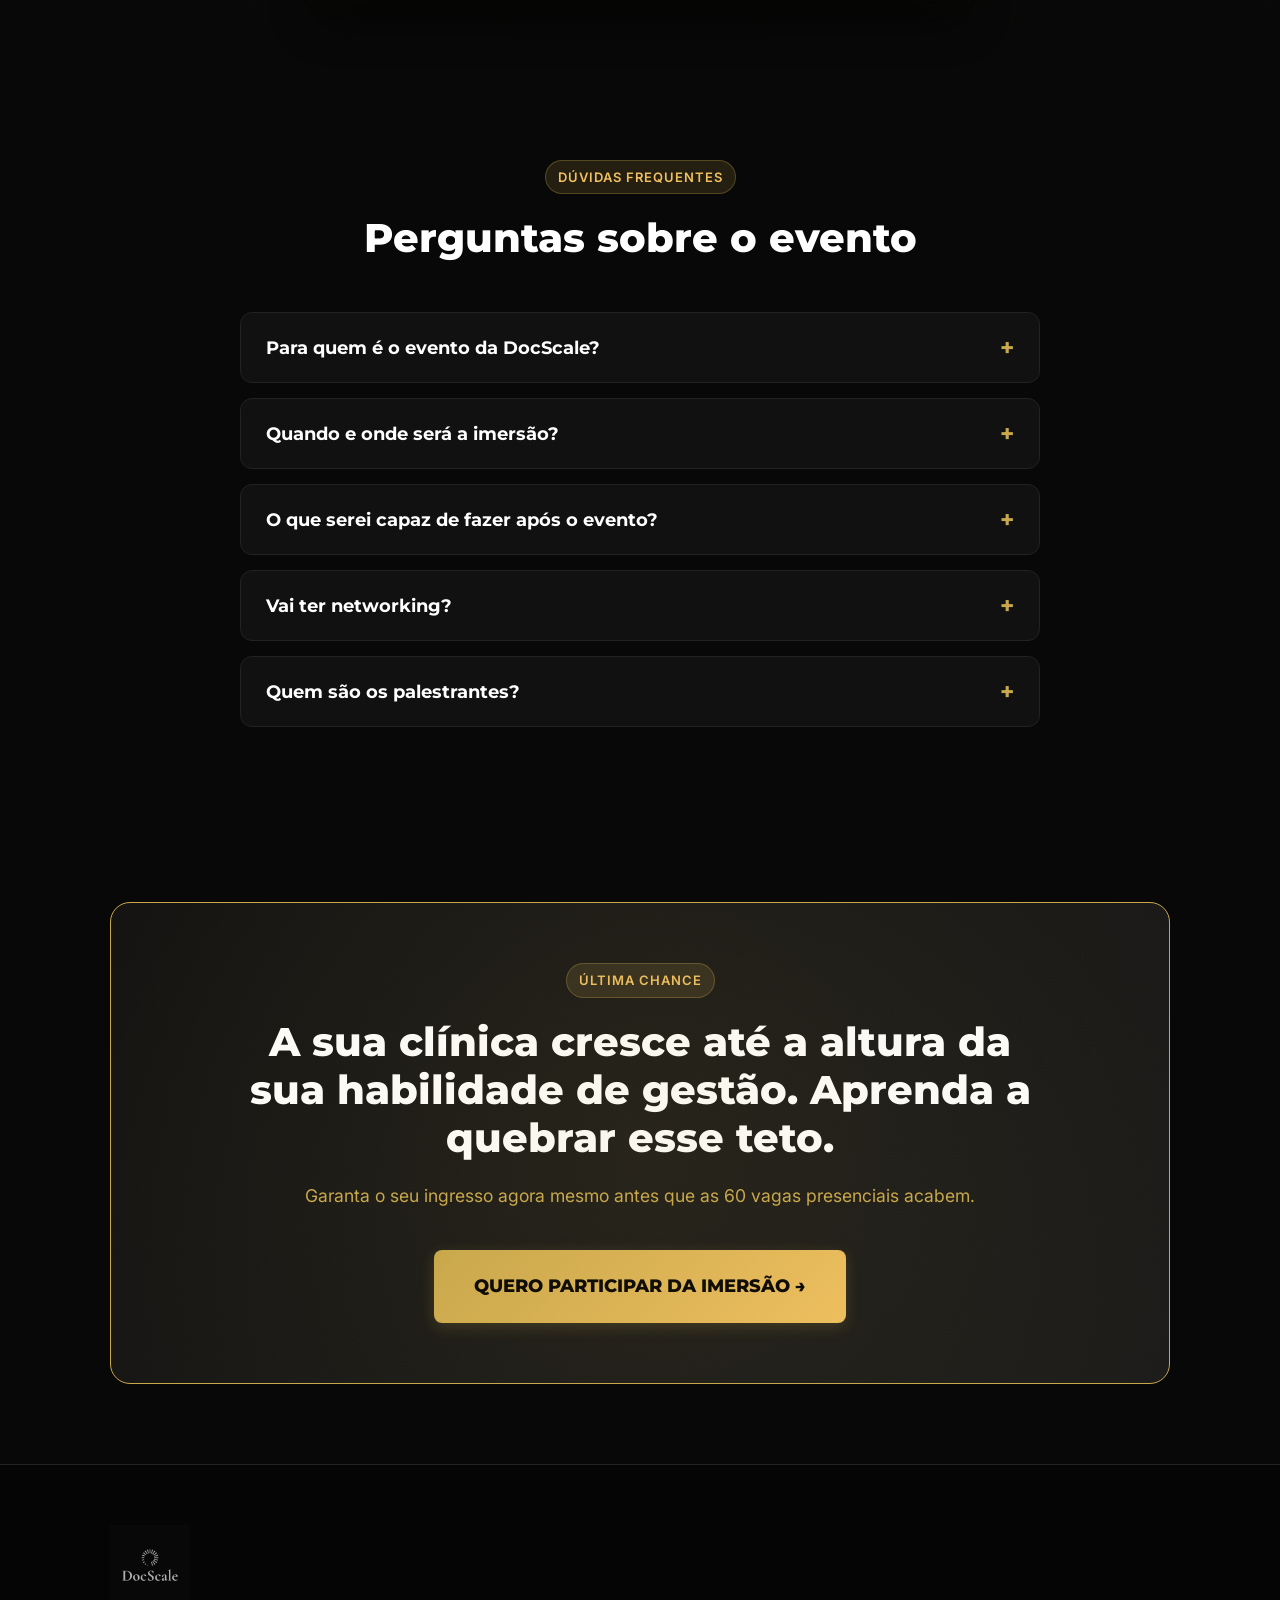
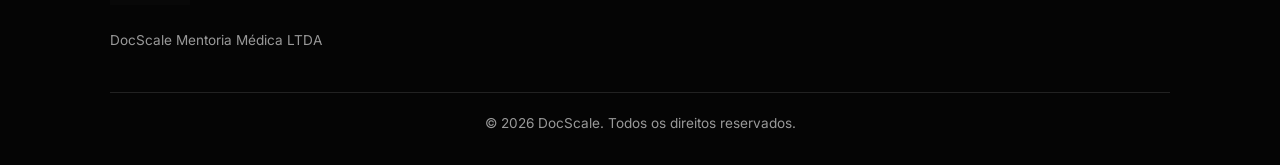
<file: forms.html>
<!DOCTYPE html>
<html lang="pt-BR">
<head>
    <meta charset="UTF-8">
    <meta name="viewport" content="width=device-width, initial-scale=1.0">
    <title>DocScale | O Novo Médico Gestor</title>
    <meta name="description" content="Imersão Presencial de 2 Dias para Médicos em Vitória-ES. Acesse as ferramentas que nos fizeram construir um ecossistema empresarial clínico de sucesso!">
    
    <!-- Preconnect to Font Servers -->
    <link rel="preconnect" href="https://fonts.googleapis.com">
    <link rel="preconnect" href="https://fonts.gstatic.com" crossorigin>
    
    <!-- Async Google Fonts Loading -->
    <link rel="preload" href="https://fonts.googleapis.com/css2?family=Inter:wght@400;500;600&family=Montserrat:wght@700;800;900&display=swap" as="style" onload="this.onload=null;this.rel='stylesheet'">
    <noscript>
        <link href="https://fonts.googleapis.com/css2?family=Inter:wght@400;500;600&family=Montserrat:wght@700;800;900&display=swap" rel="stylesheet">
    </noscript>

    <!-- Inline Critical CSS (Above-the-Fold) -->
    <style id="critical-css">
    :root {
        --bg-dark: #080808;
        --bg-card: #111111;
        --gold-primary: #C9A84C;
        --gold-light: #F0C060;
        --gold-gradient: linear-gradient(135deg, #C9A84C 0%, #F0C060 100%);
        --gold-rgba-15: rgba(201, 168, 76, 0.15);
        --gold-rgba-30: rgba(201, 168, 76, 0.3);
        --text-white: #FFFFFF;
        --text-muted: #999999;
        --color-green: #22C55E;
        --color-red: #EF4444;
        --border-radius-btn: 8px;
        --border-radius-card: 12px;
        --border-radius-section: 20px;
        --font-heading: 'Montserrat', sans-serif;
        --font-body: 'Inter', sans-serif;
    }
    * {
        margin: 0;
        padding: 0;
        box-sizing: border-box;
    }
    html {
        scroll-behavior: smooth;
        font-size: 16px;
    }
    body {
        background-color: var(--bg-dark);
        color: var(--text-white);
        font-family: var(--font-body);
        line-height: 1.6;
        overflow-x: hidden;
        position: relative;
        padding-top: 40px;
    }
    .top-banner {
        position: fixed;
        top: 0;
        left: 0;
        width: 100%;
        background: linear-gradient(90deg, #b8860b, #ffd700, #b8860b);
        color: #000;
        padding: 12px 15px;
        font-size: 0.95rem;
        font-weight: 800;
        text-transform: uppercase;
        letter-spacing: 1px;
        z-index: 1000;
        box-shadow: 0 4px 15px rgba(0,0,0,0.5);
        display: flex;
        justify-content: center;
        align-items: center;
        gap: 8px;
    }
    .top-banner span.cd-colon {
        background: transparent;
        color: #000;
        padding: 0;
        font-size: 1.4rem;
        font-weight: 800;
        margin-bottom: 14px;
    }
    .countdown-blocks {
        display: flex;
        flex-direction: row;
        align-items: center;
        justify-content: center;
        gap: 6px;
    }
    .cd-block {
        display: flex;
        flex-direction: column;
        align-items: center;
    }
    .cd-number {
        background: #000;
        color: #ffd700;
        padding: 4px 10px;
        border-radius: 6px;
        font-size: 1.4rem;
        font-weight: 800;
        min-width: 45px;
        text-align: center;
        line-height: 1.2;
    }
    .cd-label {
        font-size: 0.6rem;
        font-weight: 700;
        color: #000;
        margin-top: 2px;
        text-transform: uppercase;
    }
    @media (max-width: 768px) {
        .top-banner {
            flex-direction: row;
            padding: 6px 10px;
            gap: 8px;
        }
        .top-banner .banner-text {
            font-size: 0.75rem;
        }
        .countdown-blocks {
            gap: 4px;
        }
        .cd-number {
            font-size: 1rem;
            padding: 2px 5px;
            min-width: 30px;
            border-radius: 4px;
        }
        .cd-label {
            font-size: 0.45rem;
            margin-top: 1px;
        }
        .top-banner span.cd-colon {
            font-size: 1rem;
            margin-bottom: 8px;
        }
    }
    h1, h2, h3, h4, h5, h6 {
        font-family: var(--font-heading);
        font-weight: 800;
        line-height: 1.2;
    }
    .container {
        max-width: 1100px;
        margin: 0 auto;
        padding: 0 20px;
    }
    section {
        padding: 80px 0;
    }
    @media (max-width: 768px) {
        section {
            padding: 60px 0;
        }
    }
    .cta-button {
        background: var(--gold-gradient);
        color: #000;
        font-family: var(--font-heading);
        font-weight: 800;
        text-transform: uppercase;
        padding: 18px 32px;
        border: none;
        border-radius: var(--border-radius-btn);
        font-size: 1rem;
        cursor: pointer;
        transition: transform 0.3s ease, box-shadow 0.3s ease;
        display: inline-block;
        text-decoration: none;
        box-shadow: 0 4px 15px rgba(201, 168, 76, 0.2);
    }
    .cta-button:hover {
        transform: translateY(-2px);
        box-shadow: 0 8px 25px rgba(201, 168, 76, 0.4);
    }
    .hero-section {
        min-height: 100vh;
        display: flex;
        align-items: center;
        position: relative;
        overflow: hidden;
        padding-top: 100px;
    }
    .hero-section::before {
        content: '';
        position: absolute;
        top: 0; left: 0; width: 100%; height: 100%;
        background: radial-gradient(circle at 70% 50%, rgba(201,168,76,0.1) 0%, transparent 60%);
        z-index: 1;
        pointer-events: none;
    }
    .hero-container {
        display: grid;
        grid-template-columns: 1fr 1fr;
        gap: 40px;
        align-items: center;
        position: relative;
        z-index: 2;
    }
    .logo-img {
        height: auto;
        max-height: 80px;
        width: auto;
        max-width: 250px;
        margin-bottom: 30px;
        mix-blend-mode: screen;
    }
    .eyebrow {
        color: var(--gold-primary);
        font-weight: 600;
        text-transform: uppercase;
        letter-spacing: 2px;
        font-size: 0.875rem;
        margin-bottom: 20px;
    }
    .headline {
        font-size: 3.5rem;
        margin-bottom: 25px;
    }
    .hero-content .subtitle {
        font-size: 1.25rem;
        color: var(--text-muted);
        margin-bottom: 40px;
        max-width: 90%;
    }
    .meta-items {
        display: flex;
        flex-wrap: wrap;
        gap: 20px;
        margin-bottom: 40px;
    }
    .meta-item {
        display: flex;
        align-items: center;
        gap: 8px;
        font-weight: 500;
        font-size: 0.95rem;
    }
    .meta-icon {
        width: 20px;
        height: 20px;
        color: var(--gold-primary);
    }
    .progress-container {
        background: rgba(255,255,255,0.03);
        border: 1px solid #222;
        padding: 15px 20px;
        border-radius: var(--border-radius-card);
        margin-bottom: 40px;
        max-width: 400px;
    }
    .progress-text {
        font-size: 0.875rem;
        font-weight: 600;
        margin-bottom: 10px;
    }
    .progress-bar-bg {
        background: #222;
        height: 6px;
        border-radius: 3px;
        overflow: hidden;
    }
    .progress-bar-fill {
        height: 100%;
        background: var(--gold-gradient);
        border-radius: 3px;
        box-shadow: 0 0 10px rgba(201,168,76,0.5);
        transform-origin: left;
        animation: fillProgress 1.5s cubic-bezier(0.1, 1, 0.1, 1) forwards;
    }
    @keyframes fillProgress {
        from { transform: scaleX(0); }
        to { transform: scaleX(1); }
    }
    .hero-image-area {
        background-position: center 10%;
        background-size: cover;
        background-repeat: no-repeat;
        border-radius: var(--border-radius-section);
        height: 600px;
        position: relative;
        border: 1px solid var(--gold-rgba-30);
        box-shadow: 0 20px 50px rgba(0,0,0,0.5);
    }
    @media (max-width: 768px) {
        .hero-image-area {
            background-image: url('hero-mobile.webp');
        }
    }
    @media (min-width: 769px) {
        .hero-image-area {
            background-image: url('hero-desktop.webp');
        }
    }
    .hero-image-area::after {
        content: '';
        position: absolute;
        inset: 0;
        background: linear-gradient(to right, var(--bg-dark) 0%, transparent 50%, rgba(0,0,0,0.4) 100%);
        border-radius: var(--border-radius-section);
    }
    @media (max-width: 992px) {
        .hero-container {
            grid-template-columns: 1fr;
        }
        .headline { font-size: 2.5rem; }
        .hero-image-area {
            height: 400px;
            margin-bottom: 30px;
        }
        .hero-image-area::after {
            background: linear-gradient(to top, var(--bg-dark) 0%, transparent 100%);
        }
    }
    @media (max-width: 768px) {
        .hero-section {
            padding-top: 70px;
        }
        .headline { font-size: 2rem; }
        .hero-content .subtitle { font-size: 1.05rem; }
        .hero-image-area {
            height: 280px;
            margin-bottom: 20px;
        }
        .meta-items {
            flex-direction: column;
            gap: 12px;
            margin-bottom: 30px;
        }
    }
    </style>

    <!-- Async Non-Critical CSS Loading -->
    <link rel="preload" href="style.css?v=2026072702" as="style" onload="this.onload=null;this.rel='stylesheet'">
    <noscript>
        <link rel="stylesheet" href="style.css?v=2026072702">
    </noscript>

    <!-- Lazy Loaded Third-Party Analytics (GTM & Meta Pixel) -->
    <script>
    (function() {
        var initialized = false;
        function initAnalytics() {
            if (initialized) return;
            initialized = true;
            
            // Google Tag Manager
            (function(w,d,s,l,i){w[l]=w[l]||[];w[l].push({'gtm.start':
            new Date().getTime(),event:'gtm.js'});var f=d.getElementsByTagName(s)[0],
            j=d.createElement(s),dl=l!='dataLayer'?'&l='+l:'';j.async=true;j.src=
            'https://www.googletagmanager.com/gtm.js?id='+i+dl;f.parentNode.insertBefore(j,f);
            })(window,document,'script','dataLayer','GTM-WZ6P4TML');

            // Meta Pixel Code
            !function(f,b,e,v,n,t,s)
            {if(f.fbq)return;n=f.fbq=function(){n.callMethod?
            n.callMethod.apply(n,arguments):n.queue.push(arguments)};
            if(!f._fbq)f._fbq=n;n.push=n;n.loaded=!0;n.version='2.0';
            n.queue=[];t=b.createElement(e);t.async=!0;
            t.src=v;s=b.getElementsByTagName(e)[0];
            s.parentNode.insertBefore(t,s)}(window, document,'script',
            'https://connect.facebook.net/en_US/fbevents.js');
            fbq('init', '1120944751111227');
            fbq('track', 'PageView');
        }

        // Initialize GTM and Pixel after 2.5s or on first user interaction (scroll, click, touch, keydown, mousemove)
        var timer = setTimeout(initAnalytics, 2500);
        var triggerEvents = ['mouseover', 'keydown', 'touchstart', 'scroll', 'click'];
        triggerEvents.forEach(function(event) {
            window.addEventListener(event, function() {
                clearTimeout(timer);
                initAnalytics();
            }, { once: true, passive: true });
        });
    })();
    </script>
</head>
<body>
    <!-- Google Tag Manager (noscript) -->
    <noscript><iframe src="https://www.googletagmanager.com/ns.html?id=GTM-WZ6P4TML"
    height="0" width="0" style="display:none;visibility:hidden"></iframe></noscript>
    <!-- End Google Tag Manager (noscript) -->
    <!-- Top Countdown Banner -->
    <div class="top-banner" id="batch-countdown">
        <span class="banner-text">FALTAM:</span>
        <div class="countdown-blocks">
            <div class="cd-block">
                <div class="cd-number" id="cd-days">--</div>
                <div class="cd-label">DIAS</div>
            </div>
            <span class="cd-colon">:</span>
            <div class="cd-block">
                <div class="cd-number" id="cd-hours">--</div>
                <div class="cd-label">HORAS</div>
            </div>
            <span class="cd-colon">:</span>
            <div class="cd-block">
                <div class="cd-number" id="cd-minutes">--</div>
                <div class="cd-label">MINUTOS</div>
            </div>
            <span class="cd-colon">:</span>
            <div class="cd-block">
                <div class="cd-number" id="cd-seconds">--</div>
                <div class="cd-label">SEGUNDOS</div>
            </div>
        </div>
        <span class="banner-text">PARA A VIRADA DE LOTE</span>
    </div>





    <!-- SEÇÃO 1 — HERO -->
    <section class="hero-section">
        <div class="container hero-container">
            <div class="hero-content fade-up">
                <img src="logo.webp" alt="DocScale Logo" class="logo-img" width="250" height="80">
                <div class="eyebrow">Imersão Presencial de 2 Dias &middot; Vagas Limitadas</div>
                <h1 class="headline">Acesse as ferramentas que nos fizeram construir um ecossistema empresarial clínico de sucesso!</h1>
                <p class="subtitle">O evento que une gestão empresarial de alto nível com a realidade do médico empreendedor. Aprenda com quem vive a trincheira clínica.</p>
                
                <div class="meta-items">
                    <div class="meta-item">
                        <svg class="meta-icon" viewBox="0 0 24 24" fill="none" stroke="currentColor" stroke-width="2"><circle cx="12" cy="12" r="10"/><path d="M12 2a14.5 14.5 0 0 0 0 20 14.5 14.5 0 0 0 0-20"/><path d="M2 12h20"/></svg>
                        Vitória — ES
                    </div>
                    <div class="meta-item">
                        <svg class="meta-icon" viewBox="0 0 24 24" fill="none" stroke="currentColor" stroke-width="2"><rect x="3" y="4" width="18" height="18" rx="2" ry="2"/><line x1="16" y1="2" x2="16" y2="6"/><line x1="8" y1="2" x2="8" y2="6"/><line x1="3" y1="10" x2="21" y2="10"/></svg>
                        28 e 29 de Agosto
                    </div>
                    <div class="meta-item">
                        <svg class="meta-icon" viewBox="0 0 24 24" fill="none" stroke="currentColor" stroke-width="2"><circle cx="12" cy="12" r="10"/><polyline points="12 6 12 12 16 14"/></svg>
                        Imersão 2 Dias
                    </div>
                </div>

                <div class="progress-container">
                    <div class="progress-text">Vagas limitadas a 60 participantes (Lote atual)</div>
                    <div class="progress-bar-bg">
                        <div class="progress-bar-fill" style="width: 75%;"></div>
                    </div>
                </div>

                <a href="#inscricao" class="cta-button">GARANTIR MEU INGRESSO &rarr;</a>
            </div>
            <div class="hero-image-area"></div>
        </div>
    </section>

    <!-- SEÇÃO 2 — O PROBLEMA -->
    <section class="problems-section">
        <div class="container fade-up">
            <div class="section-header">
                <span class="tag">A Realidade Atual</span>
                <h2 class="section-title">Por que a maioria dos médicos trabalha demais e lucra de menos?</h2>
                <p class="section-subtitle">No evento, vamos quebrar essas três armadilhas que travam a sua clínica.</p>
            </div>
            
            <div class="problems-grid">
                <div class="problem-card">
                    <div class="card-number">01</div>
                    <h3 class="card-title">A ilusão do faturamento</h3>
                    <p class="card-desc">Faturar R$200 mil e não saber quanto sobrou. Se você não toma decisões baseadas em dados e indicadores reais, está gerenciando no escuro.</p>
                </div>
                <div class="problem-card">
                    <div class="card-number">02</div>
                    <h3 class="card-title">A armadilha do volume</h3>
                    <p class="card-desc">Acreditar que a solução é atender mais. O problema não é quantidade, é a falta de um modelo comercial estruturado de alto ticket.</p>
                </div>
                <div class="problem-card">
                    <div class="card-number">03</div>
                    <h3 class="card-title">Operar sem processos</h3>
                    <p class="card-desc">Tudo depende de você. Sem SOPs e uma equipe engajada e treinada, sua clínica não é uma empresa, é apenas um emprego de luxo.</p>
                </div>
            </div>
            
            <div class="center-btn">
                <a href="#inscricao" class="cta-button">QUERO APRENDER A SUPERAR ISSO &rarr;</a>
            </div>
        </div>
    </section>

    <!-- SEÇÃO 3 — COMPARATIVO -->
    <section class="comparison-section">
        <div class="container fade-up">
            <div class="section-header">
                <h2 class="section-title">O fim do achismo. O início da gestão profissional.</h2>
                <p class="section-subtitle">O que você vai descobrir neste evento separa os médicos que sobrevivem dos que escalam.</p>
            </div>
            
            <div class="comparison-grid">
                <div class="comparison-col red-col">
                    <h3 class="col-title">❌ O Médico Operador</h3>
                    <ul class="col-list">
                        <li>❌ Toma decisões baseado em intuição</li>
                        <li>❌ É refém da agenda clínica</li>
                        <li>❌ Equipe desalinhada e alta rotatividade</li>
                        <li>❌ Sem processos definidos</li>
                        <li>❌ Tributação incorreta comendo a margem</li>
                    </ul>
                </div>
                
                <div class="comparison-col gold-col">
                    <h3 class="col-title">✅ O Novo Médico Gestor</h3>
                    <ul class="col-list">
                        <li>✅ Decide baseado em dados e indicadores reais</li>
                        <li>✅ Tem previsibilidade financeira e lucro claro</li>
                        <li>✅ Equipe que performa como um time comercial</li>
                        <li>✅ Processos que rodam sem sua presença</li>
                        <li>✅ Margens otimizadas e blindagem tributária</li>
                    </ul>
                </div>
            </div>
            
            <div class="center-btn mt-40">
                <a href="#inscricao" class="cta-button">QUERO SER UM MÉDICO GESTOR &rarr;</a>
            </div>
        </div>
    </section>

    <!-- CTA INTERMEDIÁRIO -->
    <section class="intermediate-cta">
        <div class="container text-center fade-up">
            <p class="cta-guarantee">🎟️ Ingressos limitados para manter a qualidade da imersão presencial</p>
            <a href="#inscricao" class="cta-button">GARANTIR MEU LUGAR AGORA &rarr;</a>
        </div>
    </section>

    <!-- SEÇÃO 4 — O QUE VOCÊ VAI APRENDER -->
    <section class="modules-section">
        <div class="container fade-up">
            <div class="section-header">
                <span class="tag">Programação Exclusiva</span>
                <h2 class="section-title">O que você vai aprender no evento</h2>
                <p class="section-subtitle">A programação completa para transformar a realidade da sua clínica.</p>
            </div>
            
            <div class="modules-grid">
                <div class="module-card">
                    <div class="mod-number">01</div>
                    <h3 class="mod-title">Faturamento Anual</h3>
                    <p class="mod-desc">Como construir seu faturamento anual com previsibilidade.</p>
                </div>
                <div class="module-card">
                    <div class="mod-number">02</div>
                    <h3 class="mod-title">A Equipe Mínima</h3>
                    <p class="mod-desc">Estrutura organizacional e gestão de pessoas e processos para máximo resultado.</p>
                </div>
                <div class="module-card">
                    <div class="mod-number">03</div>
                    <h3 class="mod-title">Gestão por Indicadores</h3>
                    <p class="mod-desc">Os números que governam clínicas de alta performance.</p>
                </div>
                <div class="module-card">
                    <div class="mod-number">04</div>
                    <h3 class="mod-title">Marketing e Comercial</h3>
                    <p class="mod-desc">A matemática do crescimento.</p>
                </div>
                <div class="module-card">
                    <div class="mod-number">05</div>
                    <h3 class="mod-title">Construção de Autoridade</h3>
                    <p class="mod-desc">Comunicação nas redes sociais e posicionamento.</p>
                </div>
                <div class="module-card">
                    <div class="mod-number">06</div>
                    <h3 class="mod-title">Funil Médico de Alta Conversão</h3>
                    <p class="mod-desc">Relacionamento e percepção de valor.</p>
                </div>
                <div class="module-card">
                    <div class="mod-number">07</div>
                    <h3 class="mod-title">Experiência do Cliente</h3>
                    <p class="mod-desc">Como criar conexões que geram valor e indicações.</p>
                </div>
                <div class="module-card">
                    <div class="mod-number">08</div>
                    <h3 class="mod-title">Modelo de Negócio Médico</h3>
                    <p class="mod-desc">Aspectos tributários e jurídicos em consultório e clínicas médicas.</p>
                </div>
                <div class="module-card">
                    <div class="mod-number">09</div>
                    <h3 class="mod-title">Estrutura Financeira</h3>
                    <p class="mod-desc">A estrutura financeira de uma clínica lucrativa.</p>
                </div>
            </div>
            
            <div class="center-btn mt-40">
                <a href="#inscricao" class="cta-button">QUERO DOMINAR ESTES PILARES &rarr;</a>
            </div>
        </div>
    </section>

    <!-- SEÇÃO 5 — PROVA SOCIAL -->
    <section class="testimonials" id="depoimentos">
        <div class="container">
            <div class="section-header">
                <span class="tag">Resultados Reais</span>
                <h2 class="section-title">O que acontece quando você aplica esse método</h2>
                <p class="section-subtitle">Médicos que já vivem a realidade que será ensinada no evento.</p>
            </div>
            
            <div class="testimonials-grid prints-grid">
                <div class="print-card">
                    <div class="video-wrapper">
                        <video src="depoimentos.MOV#t=0.001" controls playsinline preload="none" class="print-img video-test"></video>
                        <div class="custom-play-btn"><div class="play-icon"></div></div>
                    </div>
                </div>
                <div class="print-card">
                    <div class="video-wrapper">
                        <video src="depoimentos2.MOV#t=0.001" controls playsinline preload="none" class="print-img video-test"></video>
                        <div class="custom-play-btn"><div class="play-icon"></div></div>
                    </div>
                </div>
            </div>
        </div>
    </section>

    <!-- SEÇÃO 6 — SOBRE OS PALESTRANTES -->
    <section class="mentors-section">
        <div class="container fade-up">
            <div class="section-header">
                <span class="tag">Nossos Palestrantes</span>
                <h2 class="section-title">Quem vai guiar essa imersão de conteúdo</h2>
                <p class="section-subtitle">Cirurgiões que vivenciam diariamente os desafios que vão ensinar você a superar.</p>
            </div>
            
            <div class="mentors-container">
                <div class="mentor-row">
                    <div class="mentor-photo-wrapper">
                        <div class="mentor-photo photo-1"></div>
                    </div>
                    <div class="mentor-info">
                        <h3 class="mentor-name">Dr. Adriano Pedutti</h3>
                        <p class="mentor-title-role">Cirurgião e Palestrante Internacional</p>
                        <p class="mentor-bio">Criador do Método Peduti para Contorno Corporal e Mamas. Com vasta experiência na construção de clínicas de alto padrão, desenvolveu metodologias próprias de gestão e processos que garantem previsibilidade financeira e qualidade no atendimento, sem depender do dono para tudo.</p>
                        <div class="mentor-stats">
                            <div class="stat-card">
                                <span class="stat-val">20 anos</span>
                                <span class="stat-label">de Experiência</span>
                            </div>
                            <div class="stat-card">
                                <span class="stat-val">+5.000</span>
                                <span class="stat-label">Cirurgias</span>
                            </div>
                        </div>
                    </div>
                </div>

                <div class="mentor-row reverse-row">
                    <div class="mentor-photo-wrapper">
                        <div class="mentor-photo photo-2"></div>
                    </div>
                    <div class="mentor-info">
                        <h3 class="mentor-name">Dr. Luís Eduardo Barbosa</h3>
                        <p class="mentor-title-role">Cirurgião de referência e Especialista em Gestão</p>
                        <p class="mentor-bio">Sua visão estratégica transformou a maneira como médicos encaram seus consultórios. Focado em responsabilidade com dados, automação e formação de equipes de alta performance, ensina o passo a passo para otimizar a rotina clínica.</p>
                        <div class="mentor-stats">
                            <div class="stat-card">
                                <span class="stat-val">+10 anos</span>
                                <span class="stat-label">Gestão Médica</span>
                            </div>
                            <div class="stat-card">
                                <span class="stat-val">Referência</span>
                                <span class="stat-label">Nacional</span>
                            </div>
                        </div>
                    </div>
                </div>
            </div>
        </div>
    </section>

    <!-- SEÇÃO 7 — PREÇOS -->
    <section class="pricing-section" id="inscricao">
        <div class="container fade-up">
            <div class="section-header">
                <span class="tag">Inscrição</span>
                <h2 class="section-title">Ingresso Imersão DocScale</h2>
                <p class="section-subtitle">Escolha o seu passaporte para a transformação da sua gestão clínica.</p>
            </div>
            
            <div class="pricing-container">
                <div class="pricing-card">
                    <!-- Urgency Tag -->
                    <div class="urgency-badge">
                        <span class="pulse-dot"></span>
                        Vagas limitadas — Imersão presencial 28 e 29/ago em Vitória-ES
                    </div>
                    
                    <h3 class="ticket-name">Ingresso Imersão DocScale</h3>
                    
                    <p class="ticket-description">Acesso completo à imersão presencial para transformar a realidade da sua clínica.</p>
                    
                    <!-- Pricing Info -->
                    <div class="price-anchoring">
                        <span class="old-price">De <span class="strikethrough">R$ 6.997,00</span></span>
                        <span class="new-price-label">por apenas</span>
                    </div>
                    <div class="price-box">
                        <span class="price-currency">R$</span>
                        <span class="price-value">897,00</span>
                        <span class="price-period">(lote atual)</span>
                    </div>
                    <p class="scarcity-text">Próximo lote: R$ 1.167,00</p>
                    
                    <!-- Inclusions List -->
                    <ul class="inclusions-list">
                        <li>
                            <svg class="check-icon" viewBox="0 0 24 24" fill="none" stroke="currentColor" stroke-width="3">
                                <polyline points="20 6 9 17 4 12"></polyline>
                            </svg>
                            <span>Acesso completo aos 2 dias de Imersão Presencial com Dr. Adriano Pedutti e Dr. Luís Eduardo Barbosa</span>
                        </li>
                        <li>
                            <svg class="check-icon" viewBox="0 0 24 24" fill="none" stroke="currentColor" stroke-width="3">
                                <polyline points="20 6 9 17 4 12"></polyline>
                            </svg>
                            <span>Workbook impresso exclusivo com ferramentas, planilhas e metodologias DocScale</span>
                        </li>
                        <li>
                            <svg class="check-icon" viewBox="0 0 24 24" fill="none" stroke="currentColor" stroke-width="3">
                                <polyline points="20 6 9 17 4 12"></polyline>
                            </svg>
                            <span>Sessões intensivas de networking qualificado com médicos de alta performance</span>
                        </li>
                        <li>
                            <svg class="check-icon" viewBox="0 0 24 24" fill="none" stroke="currentColor" stroke-width="3">
                                <polyline points="20 6 9 17 4 12"></polyline>
                            </svg>
                            <span>Coffee breaks premium inclusos nos dois dias de imersão</span>
                        </li>
                        <li>
                            <svg class="check-icon" viewBox="0 0 24 24" fill="none" stroke="currentColor" stroke-width="3">
                                <polyline points="20 6 9 17 4 12"></polyline>
                            </svg>
                            <span>Certificado oficial de participação da imersão DocScale</span>
                        </li>
                    </ul>
                    
                    <!-- CTA Button -->
                    <a href="https://pay.kiwify.com.br/vZEs3rh" class="cta-button green-cta">GARANTIR MINHA VAGA</a>
                    
                    <p class="secure-checkout">
                        <svg class="lock-icon" viewBox="0 0 24 24" fill="none" stroke="currentColor" stroke-width="2" style="width: 14px; height: 14px; margin-right: 4px; vertical-align: middle;">
                            <rect x="3" y="11" width="18" height="11" rx="2" ry="2"></rect>
                            <path d="M7 11V7a5 5 0 0 1 10 0v4"></path>
                        </svg>
                        Ambiente de pagamento 100% seguro
                    </p>
                </div>
            </div>
        </div>
    </section>

    <!-- SEÇÃO 8 — FAQ -->
    <section class="faq-section">
        <div class="container fade-up">
            <div class="section-header">
                <span class="tag">Dúvidas Frequentes</span>
                <h2 class="section-title">Perguntas sobre o evento</h2>
            </div>
            
            <div class="faq-accordion">
                <div class="faq-item">
                    <button class="faq-question">
                        Para quem é o evento da DocScale?
                        <span class="faq-icon">+</span>
                    </button>
                    <div class="faq-answer">
                        <p>Para médicos com 35+ anos que possuem consultório ou clínica própria e querem melhorar faturamento, aumentar ticket, ter mais tempo de qualidade e escalar.</p>
                    </div>
                </div>
                <div class="faq-item">
                    <button class="faq-question">
                        Quando e onde será a imersão?
                        <span class="faq-icon">+</span>
                    </button>
                    <div class="faq-answer">
                        <p>A imersão será realizada presencialmente nos dias 28 e 29 de Agosto de 2026 (sexta-feira e sábado), na cidade de Vitória — ES.</p>
                    </div>
                </div>
                <div class="faq-item">
                    <button class="faq-question">
                        O que serei capaz de fazer após o evento?
                        <span class="faq-icon">+</span>
                    </button>
                    <div class="faq-answer">
                        <p>Você entenderá como aplicar o foco em gestão completa, dominando os 5 pilares fundamentais (comercial, processos, pessoas, financeiro e tributário).</p>
                    </div>
                </div>
                <div class="faq-item">
                    <button class="faq-question">
                        Vai ter networking?
                        <span class="faq-icon">+</span>
                    </button>
                    <div class="faq-answer">
                        <p>Sim! "Comunidade como Força" é um dos nossos valores. Focamos em networking de alto nível, troca de experiências, união e suporte mútuo.</p>
                    </div>
                </div>
                <div class="faq-item">
                    <button class="faq-question">
                        Quem são os palestrantes?
                        <span class="faq-icon">+</span>
                    </button>
                    <div class="faq-answer">
                        <p>Dr. Adriano Pedutti e Dr. Luís Eduardo Barbosa, dois cirurgiões de referência nacional com clínicas consolidadas e muita experiência de trincheira.</p>
                    </div>
                </div>
            </div>
        </div>
    </section>

    <!-- SEÇÃO 9 — CTA FINAL -->
    <section class="final-cta-section">
        <div class="container fade-up">
            <div class="final-cta-card">
                <span class="tag">Última Chance</span>
                <h2 class="cta-title">A sua clínica cresce até a altura da sua habilidade de gestão. Aprenda a quebrar esse teto.</h2>
                <p class="cta-urgency">Garanta o seu ingresso agora mesmo antes que as 60 vagas presenciais acabem.</p>
                
                <a href="#inscricao" class="cta-button large-cta">QUERO PARTICIPAR DA IMERSÃO &rarr;</a>
            </div>
        </div>
    </section>

    <!-- SEÇÃO 10 — FOOTER -->
    <footer class="site-footer">
        <div class="container">
            <div class="footer-content">
                <div class="footer-brand">
                    <img src="logo.webp" alt="DocScale Logo" class="logo-img footer-logo" width="250" height="80">
                    <p class="company-data">DocScale Mentoria Médica LTDA</p>
                </div>
                <!-- Removido links adicionais conforme solicitacao -->
            </div>
            
            <div class="footer-bottom">
                <p class="copyright">&copy; 2026 DocScale. Todos os direitos reservados.</p>
            </div>
        </div>
    </footer>

    <!-- Sticky CTA Mobile -->
    <div class="sticky-cta-mobile">
        <a href="#inscricao" class="cta-button">GARANTIR MEU INGRESSO</a>
    </div>

    <script>
        window.isFormsPage = true;
    </script>
    <script src="script.js?v=2026072702" defer></script>
</body>
</html>
</file>
<file: style.css>
:root {
    --bg-dark: #080808;
    --bg-card: #111111;
    --gold-primary: #C9A84C;
    --gold-light: #F0C060;
    --gold-gradient: linear-gradient(135deg, #C9A84C 0%, #F0C060 100%);
    --gold-rgba-15: rgba(201, 168, 76, 0.15);
    --gold-rgba-30: rgba(201, 168, 76, 0.3);
    --text-white: #FFFFFF;
    --text-muted: #999999;
    --color-green: #22C55E;
    --color-red: #EF4444;
    
    --border-radius-btn: 8px;
    --border-radius-card: 12px;
    --border-radius-section: 20px;
    
    --font-heading: 'Montserrat', sans-serif;
    --font-body: 'Inter', sans-serif;
}

* {
    margin: 0;
    padding: 0;
    box-sizing: border-box;
}

html {
    scroll-behavior: smooth;
    font-size: 16px;
}

body {
    background-color: var(--bg-dark);
    color: var(--text-white);
    font-family: var(--font-body);
    line-height: 1.6;
    overflow-x: hidden;
    position: relative;
    padding-top: 40px; /* Space for the top fixed banner */
}

/* ------------------------
   TOP BANNER
------------------------ */
.top-banner {
    position: fixed;
    top: 0;
    left: 0;
    width: 100%;
    background: linear-gradient(90deg, #b8860b, #ffd700, #b8860b);
    color: #000;
    padding: 12px 15px;
    font-size: 0.95rem;
    font-weight: 800;
    text-transform: uppercase;
    letter-spacing: 1px;
    z-index: 1000;
    box-shadow: 0 4px 15px rgba(0,0,0,0.5);
    display: flex;
    justify-content: center;
    align-items: center;
    gap: 8px;
}

.top-banner span.cd-colon {
    background: transparent;
    color: #000;
    padding: 0;
    font-size: 1.4rem;
    font-weight: 800;
    margin-bottom: 14px;
}

.countdown-blocks {
    display: flex;
    flex-direction: row;
    align-items: center;
    justify-content: center;
    gap: 6px;
}

.cd-block {
    display: flex;
    flex-direction: column;
    align-items: center;
}

.cd-number {
    background: #000;
    color: #ffd700;
    padding: 4px 10px;
    border-radius: 6px;
    font-size: 1.4rem;
    font-weight: 800;
    min-width: 45px;
    text-align: center;
    line-height: 1.2;
}

.cd-label {
    font-size: 0.6rem;
    font-weight: 700;
    color: #000;
    margin-top: 2px;
    text-transform: uppercase;
}

@media (max-width: 768px) {
    .top-banner {
        flex-direction: row;
        padding: 6px 10px;
        gap: 8px;
    }
    .top-banner .banner-text {
        font-size: 0.75rem;
    }
    .countdown-blocks {
        gap: 4px;
    }
    .cd-number {
        font-size: 1rem;
        padding: 2px 5px;
        min-width: 30px;
        border-radius: 4px;
    }
    .cd-label {
        font-size: 0.45rem;
        margin-top: 1px;
    }
    .top-banner span.cd-colon {
        font-size: 1rem;
        margin-bottom: 8px;
    }
}

h1, h2, h3, h4, h5, h6 {
    font-family: var(--font-heading);
    font-weight: 800;
    line-height: 1.2;
}

.container {
    max-width: 1100px;
    margin: 0 auto;
    padding: 0 20px;
}

section {
    padding: 80px 0;
}

@media (max-width: 768px) {
    section {
        padding: 60px 0;
    }
}

/* Typography & Utilities */
.text-center { text-align: center; }
.left-align { text-align: left; }
.mt-40 { margin-top: 40px; }

.tag {
    display: inline-block;
    background: var(--gold-rgba-15);
    border: 1px solid var(--gold-rgba-30);
    color: var(--gold-light);
    font-size: 13px;
    text-transform: uppercase;
    letter-spacing: 1px;
    padding: 6px 12px;
    border-radius: 20px;
    margin-bottom: 20px;
    font-weight: 600;
}

.section-title {
    font-size: 2.5rem;
    margin-bottom: 15px;
    color: var(--text-white);
}

.section-subtitle {
    font-size: 1.125rem;
    color: var(--text-muted);
    max-width: 700px;
    margin: 0 auto 50px;
}

.section-header {
    text-align: center;
    margin-bottom: 50px;
}

.section-header.left-align {
    text-align: left;
}

.section-header.left-align .section-subtitle {
    margin-left: 0;
}

@media (max-width: 768px) {
    .section-title {
        font-size: 2rem;
    }
}

/* Buttons */
.cta-button {
    background: var(--gold-gradient);
    color: #000;
    font-family: var(--font-heading);
    font-weight: 800;
    text-transform: uppercase;
    padding: 18px 32px;
    border: none;
    border-radius: var(--border-radius-btn);
    font-size: 1rem;
    cursor: pointer;
    transition: transform 0.3s ease, box-shadow 0.3s ease;
    display: inline-block;
    text-decoration: none;
    box-shadow: 0 4px 15px rgba(201, 168, 76, 0.2);
}

.cta-button:hover {
    transform: translateY(-2px);
    box-shadow: 0 8px 25px rgba(201, 168, 76, 0.4);
}

.cta-button[disabled] {
    background: #333333 !important;
    color: #777777 !important;
    cursor: not-allowed;
    pointer-events: none;
    box-shadow: none !important;
    transform: none !important;
}

.large-cta {
    font-size: 1.125rem;
    padding: 22px 40px;
}

@media (max-width: 768px) {
    .large-cta {
        font-size: 1rem;
        padding: 18px 25px;
    }
}

.center-btn {
    text-align: center;
}

/* WhatsApp Flutuante */
.whatsapp-float {
    position: fixed;
    bottom: 30px;
    right: 30px;
    width: 60px;
    height: 60px;
    background-color: var(--color-green);
    color: white;
    border-radius: 50%;
    display: flex;
    align-items: center;
    justify-content: center;
    box-shadow: 0 4px 15px rgba(34, 197, 94, 0.4);
    z-index: 998;
    transition: transform 0.3s ease;
}

.whatsapp-float:hover {
    transform: scale(1.1);
}

.whatsapp-float svg {
    width: 32px;
    height: 32px;
}

/* Sticky CTA Mobile */
.sticky-cta-mobile {
    display: none;
    position: fixed;
    bottom: 0;
    left: 0;
    width: 100%;
    background: var(--bg-dark);
    padding: 15px 20px;
    border-top: 1px solid #222;
    z-index: 997;
}

.sticky-cta-mobile .cta-button {
    width: 100%;
    text-align: center;
    padding: 15px;
}

@media (max-width: 768px) {
    .sticky-cta-mobile {
        display: block;
    }
    .whatsapp-float {
        bottom: 90px;
        right: 20px;
    }
    body {
        padding-bottom: 70px;
    }
}

/* Modal */
.modal-overlay {
    position: fixed;
    top: 0;
    left: 0;
    width: 100%;
    height: 100%;
    background: rgba(0, 0, 0, 0.85);
    backdrop-filter: blur(5px);
    display: flex;
    align-items: center;
    justify-content: center;
    z-index: 1000;
    opacity: 0;
    visibility: hidden;
    transition: opacity 0.3s ease, visibility 0.3s ease;
}

.modal-overlay.active {
    opacity: 1;
    visibility: visible;
}

.modal-content {
    background: var(--bg-card);
    border: 1px solid var(--gold-rgba-30);
    border-radius: var(--border-radius-section);
    padding: 40px;
    width: 90%;
    max-width: 500px;
    position: relative;
    transform: translateY(20px);
    transition: transform 0.3s ease;
}

@media (max-width: 768px) {
    .modal-content {
        padding: 30px 20px;
    }
    .modal-title {
        font-size: 1.3rem;
    }
}

.modal-overlay.active .modal-content {
    transform: translateY(0);
}

.modal-close {
    position: absolute;
    top: 15px;
    right: 20px;
    background: none;
    border: none;
    color: var(--text-muted);
    font-size: 28px;
    cursor: pointer;
    transition: color 0.2s;
}

.modal-close:hover {
    color: var(--text-white);
}

.modal-title {
    font-size: 1.5rem;
    margin-bottom: 25px;
    text-align: center;
}

.form-group {
    margin-bottom: 15px;
}

.form-group input,
.form-group select {
    width: 100%;
    padding: 15px;
    background: #1a1a1a;
    border: 1px solid #333;
    border-radius: 8px;
    color: var(--text-white);
    font-family: var(--font-body);
    font-size: 1rem;
    transition: border-color 0.3s;
}

.form-group input:focus,
.form-group select:focus {
    outline: none;
    border-color: var(--gold-primary);
}

.form-group input.error,
.form-group select.error {
    border-color: var(--color-red);
}

.form-group select option {
    background: #1a1a1a;
    color: var(--text-white);
}

.submit-btn {
    width: 100%;
    margin-top: 10px;
}

.privacy-text {
    text-align: center;
    font-size: 0.875rem;
    color: var(--text-muted);
    margin-top: 15px;
}

/* Animations */
.fade-up {
    opacity: 0;
    transform: translateY(30px);
    transition: opacity 0.8s ease-out, transform 0.8s ease-out;
}

.fade-up.visible {
    opacity: 1;
    transform: translateY(0);
}

/* Hero Section */
.hero-section {
    min-height: 100vh;
    display: flex;
    align-items: center;
    position: relative;
    overflow: hidden;
    padding-top: 100px;
}

.hero-section::before {
    content: '';
    position: absolute;
    top: 0; left: 0; width: 100%; height: 100%;
    background: radial-gradient(circle at 70% 50%, rgba(201,168,76,0.1) 0%, transparent 60%);
    z-index: 1;
    pointer-events: none;
}

.hero-container {
    display: grid;
    grid-template-columns: 1fr 1fr;
    gap: 40px;
    align-items: center;
    position: relative;
    z-index: 2;
}

.logo-img {
    height: auto;
    max-height: 80px;
    width: auto;
    max-width: 250px;
    margin-bottom: 30px;
    mix-blend-mode: screen; /* Removes solid black background automatically */
}

.logo-dot {
    color: var(--gold-primary);
}

.eyebrow {
    color: var(--gold-primary);
    font-weight: 600;
    text-transform: uppercase;
    letter-spacing: 2px;
    font-size: 0.875rem;
    margin-bottom: 20px;
}

.headline {
    font-size: 3.5rem;
    margin-bottom: 25px;
}

.hero-content .subtitle {
    font-size: 1.25rem;
    color: var(--text-muted);
    margin-bottom: 40px;
    max-width: 90%;
}

.meta-items {
    display: flex;
    flex-wrap: wrap;
    gap: 20px;
    margin-bottom: 40px;
}

.meta-item {
    display: flex;
    align-items: center;
    gap: 8px;
    font-weight: 500;
    font-size: 0.95rem;
}

.meta-icon {
    width: 20px;
    height: 20px;
    color: var(--gold-primary);
}

.progress-container {
    background: rgba(255,255,255,0.03);
    border: 1px solid #222;
    padding: 15px 20px;
    border-radius: var(--border-radius-card);
    margin-bottom: 40px;
    max-width: 400px;
}

.progress-text {
    font-size: 0.875rem;
    font-weight: 600;
    margin-bottom: 10px;
}

.progress-bar-bg {
    background: #222;
    height: 6px;
    border-radius: 3px;
    overflow: hidden;
}

.progress-bar-fill {
    height: 100%;
    background: var(--gold-gradient);
    border-radius: 3px;
    box-shadow: 0 0 10px rgba(201,168,76,0.5);
    transform-origin: left;
    animation: fillProgress 1.5s cubic-bezier(0.1, 1, 0.1, 1) forwards;
}

@keyframes fillProgress {
    from { transform: scaleX(0); }
    to { transform: scaleX(1); }
}

.hero-image-area {
    background-position: center 10%;
    background-size: cover;
    background-repeat: no-repeat;
    border-radius: var(--border-radius-section);
    height: 600px;
    position: relative;
    border: 1px solid var(--gold-rgba-30);
    box-shadow: 0 20px 50px rgba(0,0,0,0.5);
}

@media (max-width: 768px) {
    .hero-image-area {
        background-image: url('hero-mobile.webp');
    }
}

@media (min-width: 769px) {
    .hero-image-area {
        background-image: url('hero-desktop.webp');
    }
}

.hero-image-area::after {
    content: '';
    position: absolute;
    inset: 0;
    background: linear-gradient(to right, var(--bg-dark) 0%, transparent 50%, rgba(0,0,0,0.4) 100%);
    border-radius: var(--border-radius-section);
}

@media (max-width: 992px) {
    .hero-container {
        grid-template-columns: 1fr;
    }
    .headline { font-size: 2.5rem; }
    .hero-image-area {
        height: 400px;
        margin-bottom: 30px;
    }
    .hero-image-area::after {
        background: linear-gradient(to top, var(--bg-dark) 0%, transparent 100%);
    }
}

@media (max-width: 768px) {
    .hero-section {
        padding-top: 70px;
    }
    .headline { font-size: 2rem; }
    .hero-content .subtitle { font-size: 1.05rem; }
    .hero-image-area {
        height: 280px;
        margin-bottom: 20px;
    }
    .meta-items {
        flex-direction: column;
        gap: 12px;
        margin-bottom: 30px;
    }
}

/* Problems Section */
.problems-grid {
    display: grid;
    grid-template-columns: repeat(3, 1fr);
    gap: 30px;
    margin-bottom: 50px;
}

.problem-card {
    background: var(--bg-card);
    border: 1px solid #222;
    border-radius: var(--border-radius-card);
    padding: 40px 30px;
    position: relative;
    transition: transform 0.3s, border-color 0.3s;
}

.problem-card:hover {
    transform: translateY(-5px);
    border-color: var(--gold-rgba-30);
}

.card-number {
    position: absolute;
    top: 20px;
    right: 20px;
    font-family: var(--font-heading);
    font-size: 4rem;
    font-weight: 900;
    color: rgba(255,255,255,0.03);
    line-height: 1;
}

.card-title {
    color: var(--gold-primary);
    font-size: 1.25rem;
    margin-bottom: 15px;
    position: relative;
    z-index: 2;
}

.card-desc {
    color: var(--text-muted);
    font-size: 0.95rem;
    position: relative;
    z-index: 2;
}

@media (max-width: 992px) {
    .problems-grid { grid-template-columns: 1fr; }
}

/* Comparison Section */
.comparison-grid {
    display: grid;
    grid-template-columns: 1fr 1fr;
    gap: 30px;
}

.comparison-col {
    background: var(--bg-card);
    border: 1px solid #222;
    border-radius: var(--border-radius-section);
    padding: 40px;
}

.red-col {
    border-color: rgba(239, 68, 68, 0.2);
}

.red-col .col-title {
    color: var(--color-red);
}

.gold-col {
    border-color: var(--gold-rgba-30);
    box-shadow: 0 10px 30px rgba(201,168,76,0.05);
}

.gold-col .col-title {
    color: var(--gold-primary);
}

.col-title {
    font-size: 1.5rem;
    margin-bottom: 30px;
    padding-bottom: 20px;
    border-bottom: 1px solid #222;
}

.col-list {
    list-style: none;
}

.col-list li {
    margin-bottom: 15px;
    display: flex;
    align-items: flex-start;
    gap: 10px;
    color: var(--text-muted);
}

.countdown-text {
    /* Removed, replaced by top-banner */
}

.gold-col .col-list li {
    color: var(--text-white);
}

@media (max-width: 768px) {
    .comparison-grid { grid-template-columns: 1fr; }
    .comparison-col { padding: 30px 20px; }
}

/* Intermediate CTA */
.intermediate-cta {
    background: linear-gradient(to right, rgba(201,168,76,0.05), rgba(201,168,76,0.1), rgba(201,168,76,0.05));
    border-top: 1px solid #222;
    border-bottom: 1px solid #222;
    padding: 60px 0;
}

.cta-guarantee {
    color: var(--gold-primary);
    font-weight: 600;
    margin-bottom: 20px;
}

/* Case Section */
.case-grid {
    display: grid;
    grid-template-columns: 1fr 1fr;
    gap: 50px;
    align-items: center;
}

.case-video {
    width: 100%;
    aspect-ratio: 9/16;
    background: url('https://images.unsplash.com/photo-1559839734-2b71ea197ec2?q=80&w=600&auto=format&fit=crop') center/cover no-repeat;
    border-radius: var(--border-radius-section);
    border: 1px solid var(--gold-rgba-30);
    position: relative;
    max-width: 350px;
    margin: 0 auto;
}

.video-placeholder {
    width: 100%;
    height: 100%;
    display: flex;
    align-items: center;
    justify-content: center;
    background: rgba(0,0,0,0.3);
    border-radius: var(--border-radius-section);
    cursor: pointer;
    transition: background 0.3s;
}

.video-placeholder:hover {
    background: rgba(0,0,0,0.5);
}

.play-btn {
    width: 70px;
    height: 70px;
    background: var(--gold-gradient);
    border-radius: 50%;
    display: flex;
    align-items: center;
    justify-content: center;
    position: relative;
}

.play-btn::after {
    content: '';
    width: 0;
    height: 0;
    border-top: 10px solid transparent;
    border-bottom: 10px solid transparent;
    border-left: 15px solid #000;
    margin-left: 5px;
}

.case-steps {
    display: flex;
    flex-direction: column;
    gap: 20px;
    margin-bottom: 40px;
}

.step {
    background: var(--bg-card);
    border: 1px solid #222;
    padding: 20px;
    border-radius: var(--border-radius-card);
}

.highlight-step {
    border-color: var(--gold-primary);
    background: rgba(201,168,76,0.05);
}

.step-label {
    font-size: 0.85rem;
    color: var(--text-muted);
    text-transform: uppercase;
    letter-spacing: 1px;
    margin-bottom: 5px;
}

.step-value {
    font-family: var(--font-heading);
    font-size: 1.5rem;
    color: var(--gold-primary);
    margin-bottom: 5px;
}

.step-desc {
    font-size: 0.9rem;
}

.case-quote {
    font-style: italic;
    border-left: 4px solid var(--gold-primary);
    padding-left: 20px;
    font-size: 1.1rem;
    color: var(--text-muted);
}

.case-quote cite {
    display: block;
    margin-top: 15px;
    font-style: normal;
    color: var(--text-white);
    font-size: 0.9rem;
    font-weight: 600;
}

@media (max-width: 992px) {
    .case-grid { grid-template-columns: 1fr; }
}

/* Testimonials Section */
.testimonials-grid {
    display: grid;
    grid-template-columns: repeat(3, 1fr);
    gap: 30px;
}

.prints-grid {
    grid-template-columns: repeat(2, 1fr);
    max-width: 900px;
    margin: 0 auto;
}

.print-card {
    border-radius: var(--border-radius-card);
    overflow: hidden;
    box-shadow: 0 10px 30px rgba(0,0,0,0.5);
    border: 1px solid #333;
    transition: transform 0.3s;
}

.print-card:hover {
    transform: translateY(-5px);
}

.print-img {
    width: 100%;
    height: auto;
    display: block;
}

.video-test {
    aspect-ratio: 9/16;
    background-color: #111;
    object-fit: cover;
}

/* Custom Play Button for Video Testimonials */
.video-wrapper {
    position: relative;
    width: 100%;
    display: block;
    cursor: pointer;
}

.custom-play-btn {
    position: absolute;
    top: 50%;
    left: 50%;
    transform: translate(-50%, -50%);
    width: 60px;
    height: 60px;
    background: rgba(201, 168, 76, 0.9);
    border-radius: 50%;
    display: flex;
    align-items: center;
    justify-content: center;
    z-index: 10;
    pointer-events: none;
    box-shadow: 0 0 15px rgba(201, 168, 76, 0.4);
    transition: opacity 0.3s;
}

.play-icon {
    border-left: 18px solid #fff;
    border-top: 12px solid transparent;
    border-bottom: 12px solid transparent;
    margin-left: 6px;
}

@media (max-width: 768px) {
    .prints-grid {
        grid-template-columns: repeat(2, 1fr);
        gap: 15px;
    }
}

/* Modules Section */
.modules-grid {
    display: grid;
    grid-template-columns: repeat(2, 1fr);
    gap: 20px;
}

.module-card {
    background: var(--bg-card);
    border: 1px solid #222;
    border-radius: var(--border-radius-card);
    padding: 30px;
    position: relative;
    display: flex;
    flex-direction: column;
    justify-content: center;
}

.mod-number {
    position: absolute;
    top: 50%;
    right: 20px;
    transform: translateY(-50%);
    font-family: var(--font-heading);
    font-size: 5rem;
    font-weight: 900;
    color: rgba(255,255,255,0.02);
    pointer-events: none;
}

.mod-title {
    color: var(--gold-primary);
    font-size: 1.25rem;
    margin-bottom: 10px;
    position: relative;
    z-index: 2;
}

.mod-desc {
    color: var(--text-muted);
    font-size: 0.9rem;
    position: relative;
    z-index: 2;
}

@media (max-width: 768px) {
    .modules-grid { grid-template-columns: 1fr; }
}

/* Mentors Section */
.mentors-container {
    display: flex;
    flex-direction: column;
    gap: 60px;
}

.mentor-row {
    display: grid;
    grid-template-columns: 1fr 2fr;
    gap: 40px;
    align-items: center;
}

.reverse-row {
    grid-template-columns: 2fr 1fr;
}

.reverse-row .mentor-photo-wrapper {
    order: 2;
}

.mentor-photo-wrapper {
    width: 100%;
    aspect-ratio: 3/4;
    border-radius: 16px;
    border: 1px solid var(--gold-rgba-30);
    padding: 10px;
}

.mentor-photo {
    width: 100%;
    height: 100%;
    border-radius: 10px;
    background-size: cover;
    background-position: center;
}

.photo-1 { background-image: url('adriano.webp'); }
.photo-2 { background-image: url('luis.webp'); }

.mentor-name {
    font-size: 2rem;
    margin-bottom: 5px;
}

.mentor-title-role {
    color: var(--gold-primary);
    font-weight: 600;
    margin-bottom: 20px;
}

.mentor-bio {
    color: var(--text-muted);
    margin-bottom: 30px;
}

.mentor-stats {
    display: flex;
    gap: 20px;
}

.stat-card {
    background: var(--bg-card);
    border: 1px solid #222;
    padding: 15px 20px;
    border-radius: var(--border-radius-card);
    display: flex;
    flex-direction: column;
}

.stat-val {
    font-family: var(--font-heading);
    color: var(--gold-primary);
    font-size: 1.5rem;
    font-weight: 800;
}

.stat-label {
    font-size: 0.8rem;
    text-transform: uppercase;
    color: var(--text-muted);
}

@media (max-width: 992px) {
    .mentor-row, .reverse-row {
        grid-template-columns: 1fr;
    }
    .reverse-row .mentor-photo-wrapper {
        order: -1;
    }
    .mentor-photo-wrapper {
        width: 100%;
        max-width: 400px;
        margin: 0 auto;
    }
}

/* FAQ Section */
.faq-accordion {
    max-width: 800px;
    margin: 0 auto;
}

.faq-item {
    background: var(--bg-card);
    border: 1px solid #222;
    border-radius: var(--border-radius-card);
    margin-bottom: 15px;
    overflow: hidden;
}

.faq-question {
    width: 100%;
    text-align: left;
    padding: 20px 25px;
    background: none;
    border: none;
    color: var(--text-white);
    font-family: var(--font-heading);
    font-size: 1.1rem;
    font-weight: 700;
    cursor: pointer;
    display: flex;
    justify-content: space-between;
    align-items: center;
    transition: color 0.3s;
}

.faq-question:hover {
    color: var(--gold-primary);
}

.faq-icon {
    font-size: 1.5rem;
    color: var(--gold-primary);
    transition: transform 0.3s ease;
}

.faq-item.active .faq-icon {
    transform: rotate(45deg);
}

.faq-answer {
    max-height: 0;
    overflow: hidden;
    transition: max-height 0.4s ease;
    padding: 0 25px;
}

.faq-item.active .faq-answer {
    padding-bottom: 20px;
}

.faq-answer p {
    color: var(--text-muted);
}

/* Final CTA Section */
.final-cta-card {
    background: linear-gradient(135deg, #111 0%, #1a1a1a 100%);
    border: 1px solid var(--gold-primary);
    border-radius: var(--border-radius-section);
    padding: 60px 40px;
    text-align: center;
    position: relative;
    overflow: hidden;
}

.final-cta-card::before {
    content: '';
    position: absolute;
    top: -50%; left: -50%; width: 200%; height: 200%;
    background: radial-gradient(circle at center, rgba(201,168,76,0.1) 0%, transparent 60%);
    pointer-events: none;
}

.cta-title {
    font-size: 2.5rem;
    margin-bottom: 20px;
    max-width: 800px;
    margin-left: auto;
    margin-right: auto;
}

.cta-urgency {
    color: var(--gold-primary);
    font-size: 1.1rem;
    margin-bottom: 40px;
}

.cta-badges {
    margin-top: 25px;
    display: flex;
    justify-content: center;
    gap: 20px;
}

.badge {
    font-size: 0.9rem;
    color: var(--text-muted);
}

@media (max-width: 768px) {
    .final-cta-card { padding: 40px 20px; }
    .cta-title { font-size: 1.8rem; }
    .cta-badges { flex-direction: column; gap: 10px; }
}

/* Footer */
.site-footer {
    border-top: 1px solid #222;
    padding: 60px 0 30px;
    background: #050505;
}

.footer-content {
    display: flex;
    justify-content: space-between;
    align-items: flex-start;
    margin-bottom: 40px;
    flex-wrap: wrap;
    gap: 40px;
}

.footer-logo {
    opacity: 0.7;
    margin-bottom: 15px;
}

.company-data {
    color: var(--text-muted);
    font-size: 0.85rem;
    line-height: 1.8;
}

.footer-links {
    display: flex;
    flex-direction: column;
    gap: 10px;
}

.footer-links a {
    color: var(--text-muted);
    text-decoration: none;
    font-size: 0.9rem;
    transition: color 0.3s;
}

.footer-links a:hover {
    color: var(--gold-primary);
}

.footer-bottom {
    border-top: 1px solid #222;
    padding-top: 20px;
    text-align: center;
}

.disclaimer {
    font-size: 0.75rem;
    color: #555;
    margin-bottom: 10px;
}

.copyright {
    font-size: 0.85rem;
    color: var(--text-muted);
}

/* ------------------------
   PRICING SECTION
------------------------ */
.pricing-section {
    background: linear-gradient(180deg, var(--bg-dark) 0%, rgba(201, 168, 76, 0.03) 50%, var(--bg-dark) 100%);
    position: relative;
}

.pricing-container {
    max-width: 650px;
    margin: 0 auto;
}

.pricing-card {
    background: var(--bg-card);
    border: 1px solid var(--gold-rgba-30);
    border-radius: var(--border-radius-section);
    padding: 50px 40px;
    position: relative;
    box-shadow: 0 20px 40px rgba(0, 0, 0, 0.6), 0 0 30px rgba(201, 168, 76, 0.05);
    text-align: center;
    transition: transform 0.3s ease, border-color 0.3s ease, box-shadow 0.3s ease;
}

.pricing-card:hover {
    transform: translateY(-5px);
    border-color: var(--gold-light);
    box-shadow: 0 30px 50px rgba(0, 0, 0, 0.8), 0 0 40px rgba(201, 168, 76, 0.1);
}

/* Urgency Tag inside Card */
.urgency-badge {
    display: inline-flex;
    align-items: center;
    gap: 8px;
    background: linear-gradient(90deg, rgba(239, 68, 68, 0.1) 0%, rgba(201, 168, 76, 0.15) 100%);
    border: 1px solid rgba(239, 68, 68, 0.3);
    color: #FFF;
    padding: 10px 20px;
    border-radius: 50px;
    font-size: 0.875rem;
    font-weight: 700;
    text-transform: uppercase;
    letter-spacing: 0.5px;
    margin-bottom: 30px;
    box-shadow: 0 4px 12px rgba(239, 68, 68, 0.1);
}

.pulse-dot {
    width: 8px;
    height: 8px;
    background-color: var(--color-red);
    border-radius: 50%;
    display: inline-block;
    box-shadow: 0 0 0 0 rgba(239, 68, 68, 0.7);
    animation: pulse 1.6s infinite;
}

@keyframes pulse {
    0% {
        transform: scale(0.95);
        box-shadow: 0 0 0 0 rgba(239, 68, 68, 0.7);
    }
    70% {
        transform: scale(1);
        box-shadow: 0 0 0 8px rgba(239, 68, 68, 0);
    }
    100% {
        transform: scale(0.95);
        box-shadow: 0 0 0 0 rgba(239, 68, 68, 0);
    }
}

.ticket-name {
    font-family: var(--font-heading);
    font-size: 2rem;
    color: var(--text-white);
    margin-bottom: 10px;
    letter-spacing: 0.5px;
}

.ticket-description {
    color: var(--text-muted);
    font-size: 1rem;
    margin-bottom: 35px;
    max-width: 90%;
    margin-left: auto;
    margin-right: auto;
}

/* Price Anchoring */
.price-anchoring {
    display: flex;
    flex-direction: column;
    align-items: center;
    margin-bottom: 10px;
    gap: 2px;
}

.old-price {
    font-size: 1.15rem;
    color: var(--text-muted);
    font-weight: 500;
}

.old-price .strikethrough {
    text-decoration: line-through;
    text-decoration-color: var(--color-red);
    text-decoration-thickness: 2px;
}

.new-price-label {
    font-size: 0.9rem;
    text-transform: uppercase;
    letter-spacing: 1.5px;
    color: var(--gold-primary);
    font-weight: 700;
}

/* Pricing Info styling */
.price-box {
    margin-bottom: 5px;
    display: flex;
    justify-content: center;
    align-items: baseline;
    gap: 6px;
}

.price-currency {
    font-size: 1.5rem;
    font-weight: 800;
    color: var(--gold-light);
}

.price-value {
    font-size: 4rem;
    font-weight: 900;
    color: var(--text-white);
    line-height: 1;
    font-family: var(--font-heading);
    letter-spacing: -1px;
}

.price-period {
    font-size: 1.125rem;
    font-weight: 600;
    color: var(--gold-primary);
}

.scarcity-text {
    font-size: 1.1rem;
    color: var(--color-red);
    font-weight: 700;
    margin-bottom: 40px;
    text-transform: uppercase;
    letter-spacing: 0.5px;
}

/* Inclusions List styling */
.inclusions-list {
    list-style: none;
    text-align: left;
    margin-bottom: 45px;
    border-top: 1px solid #222;
    padding-top: 30px;
}

.inclusions-list li {
    display: flex;
    align-items: flex-start;
    gap: 12px;
    margin-bottom: 18px;
    font-size: 1rem;
    color: #E2E8F0;
    line-height: 1.5;
}

.check-icon {
    width: 20px;
    height: 20px;
    color: var(--gold-primary);
    flex-shrink: 0;
    margin-top: 2px;
}

/* Green CTA Button styling */
.green-cta {
    background: linear-gradient(135deg, #22C55E 0%, #16A34A 100%) !important;
    color: #FFF !important;
    font-size: 1.125rem;
    padding: 20px 40px;
    width: 100%;
    border-radius: 8px;
    box-shadow: 0 6px 20px rgba(34, 197, 94, 0.3) !important;
    text-shadow: 0 1px 2px rgba(0, 0, 0, 0.2);
    font-weight: 800;
    letter-spacing: 0.5px;
}

.green-cta:hover {
    background: linear-gradient(135deg, #4ADE80 0%, #15803D 100%) !important;
    box-shadow: 0 8px 25px rgba(34, 197, 94, 0.5) !important;
    transform: translateY(-2px) !important;
}

.secure-checkout {
    display: inline-flex;
    align-items: center;
    justify-content: center;
    gap: 6px;
    color: var(--text-muted);
    font-size: 0.85rem;
    margin-top: 20px;
    width: 100%;
}

@media (max-width: 768px) {
    .pricing-card {
        padding: 35px 20px;
    }
    .ticket-name {
        font-size: 1.6rem;
    }
    .price-value {
        font-size: 3rem;
    }
    .inclusions-list li {
        font-size: 0.95rem;
    }
}
</file>
